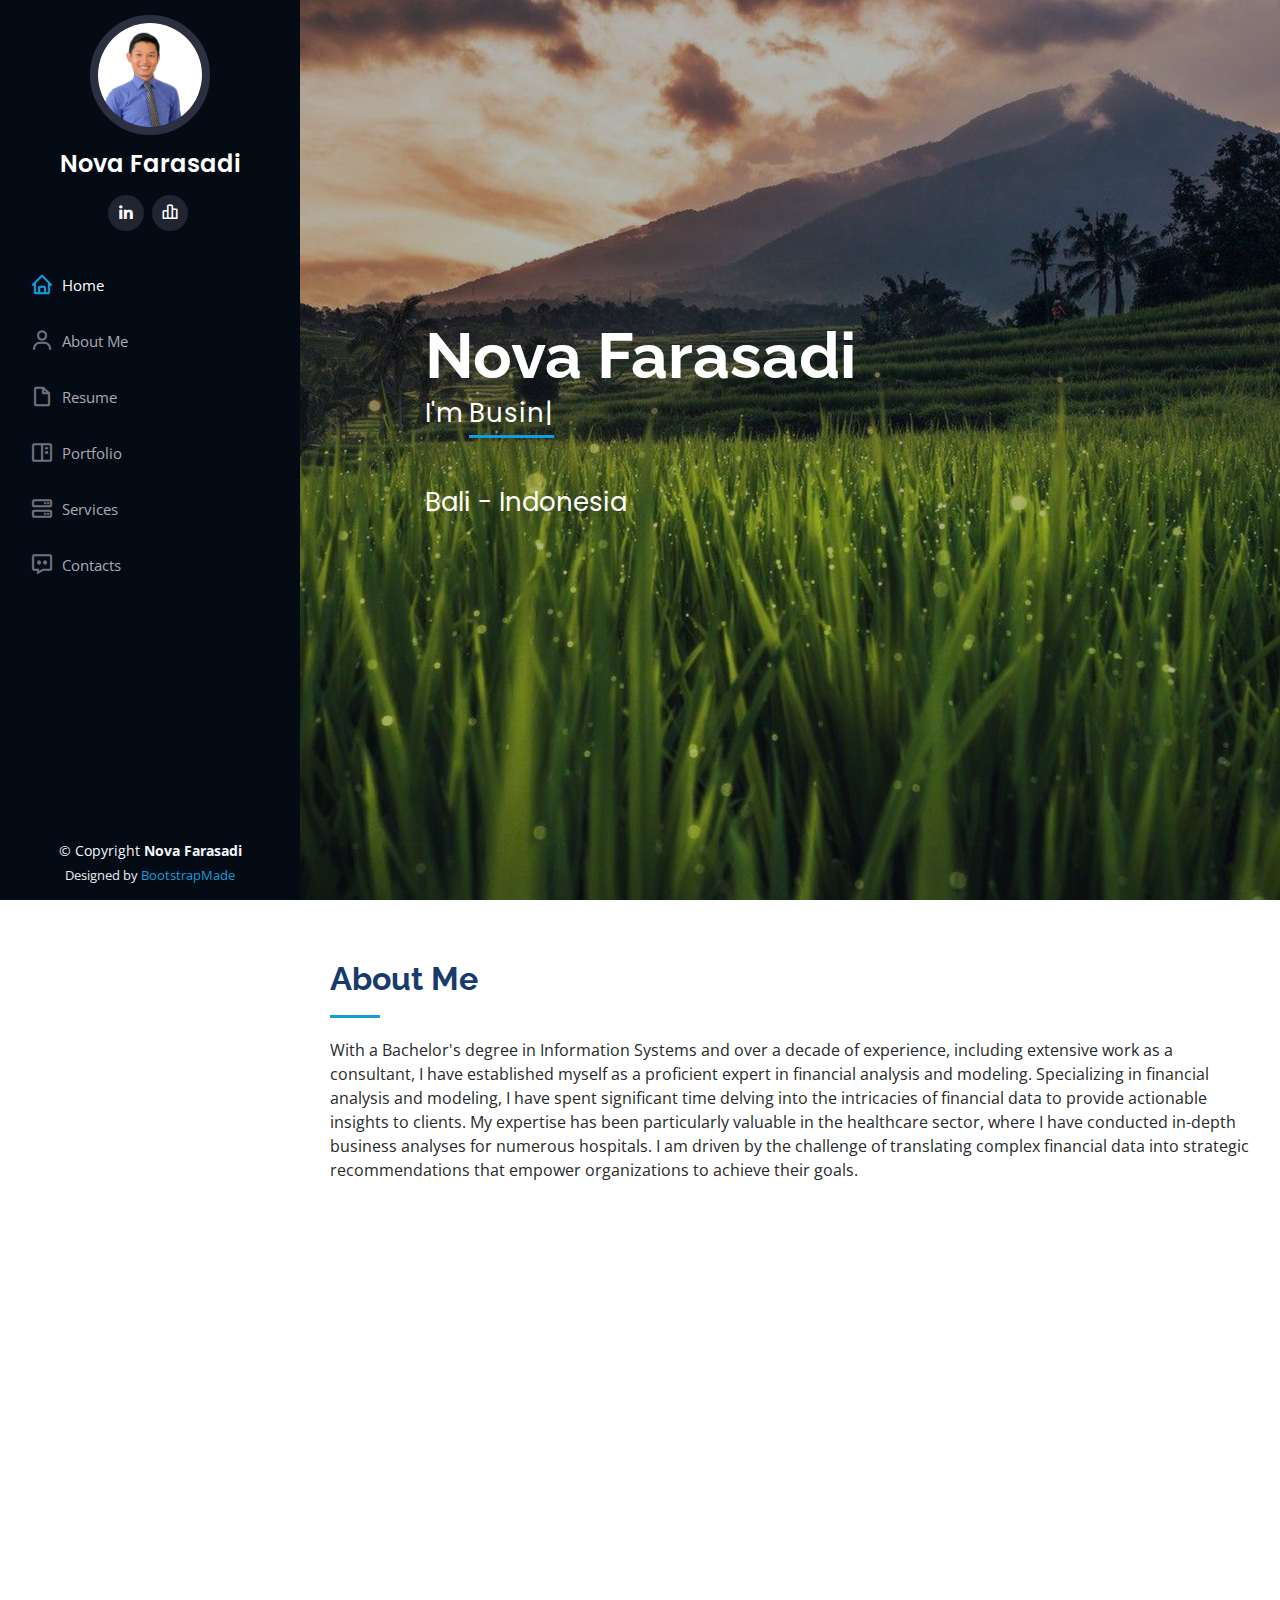
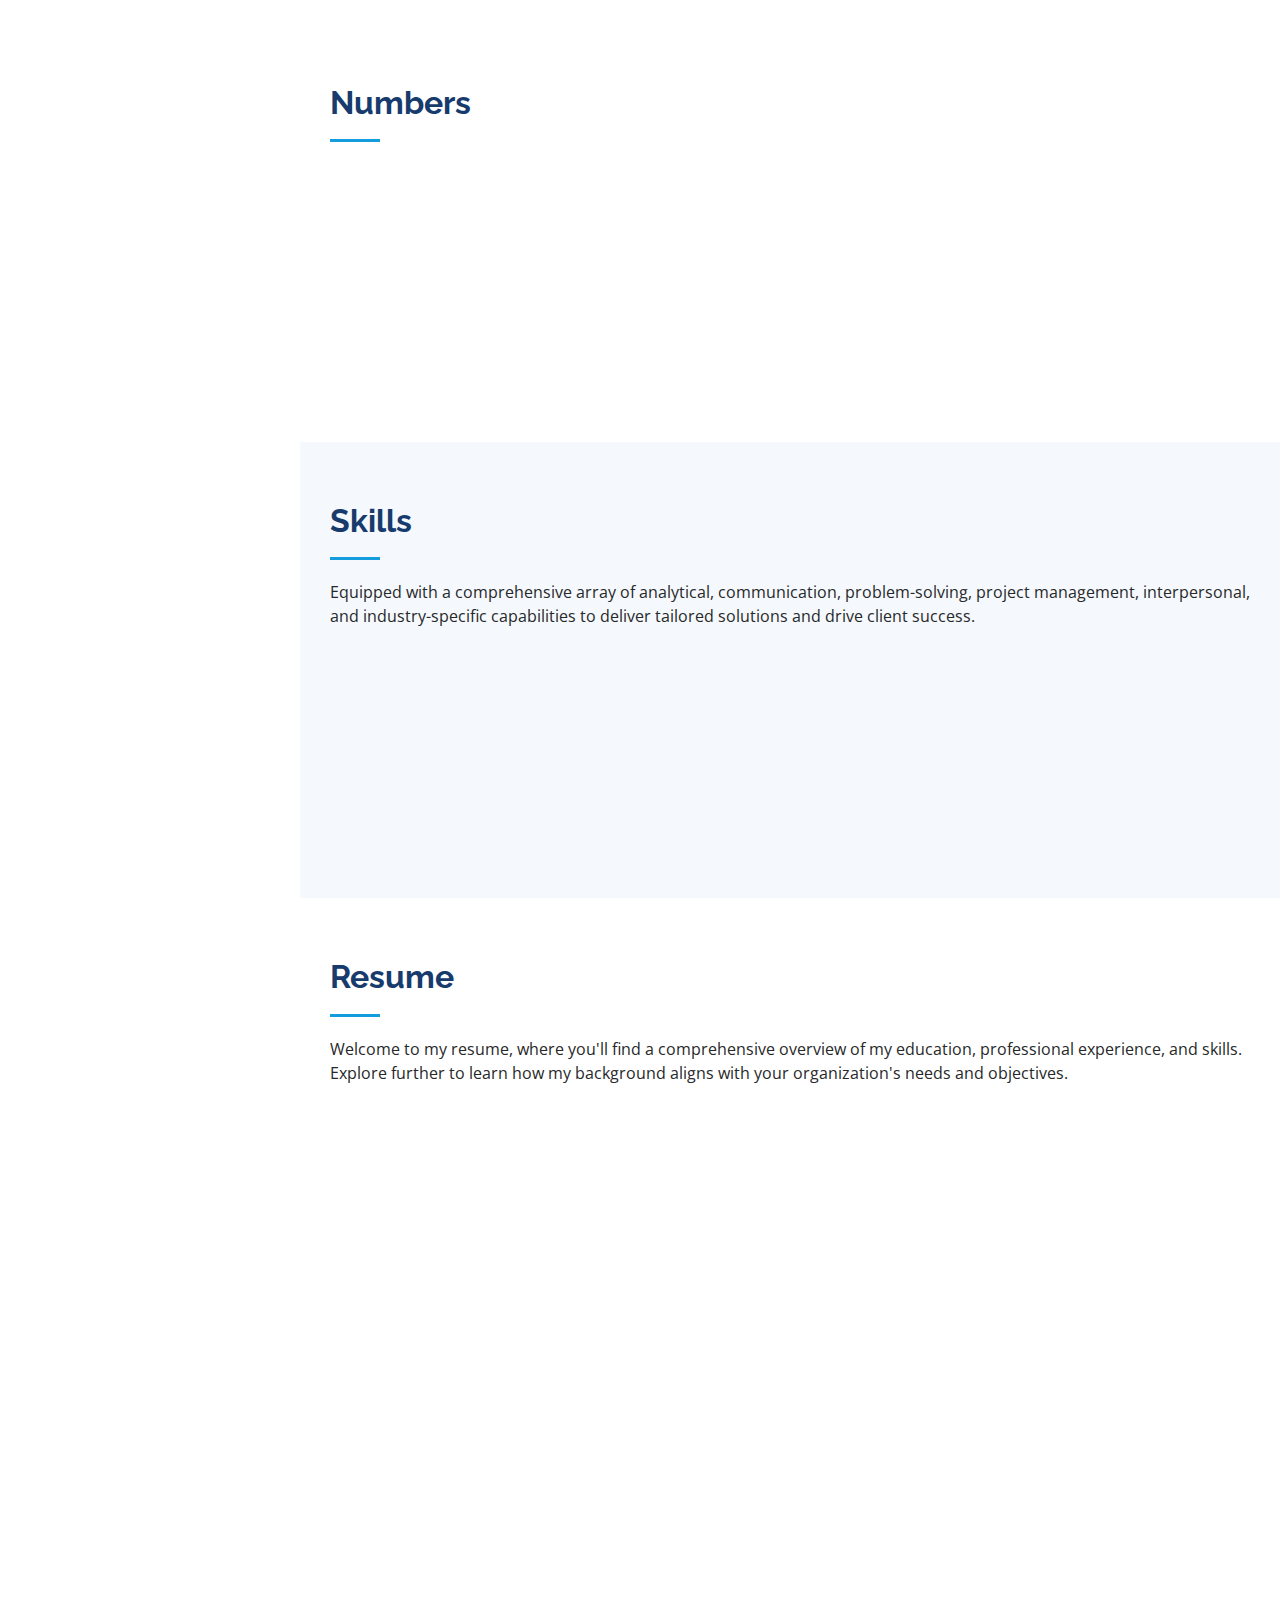
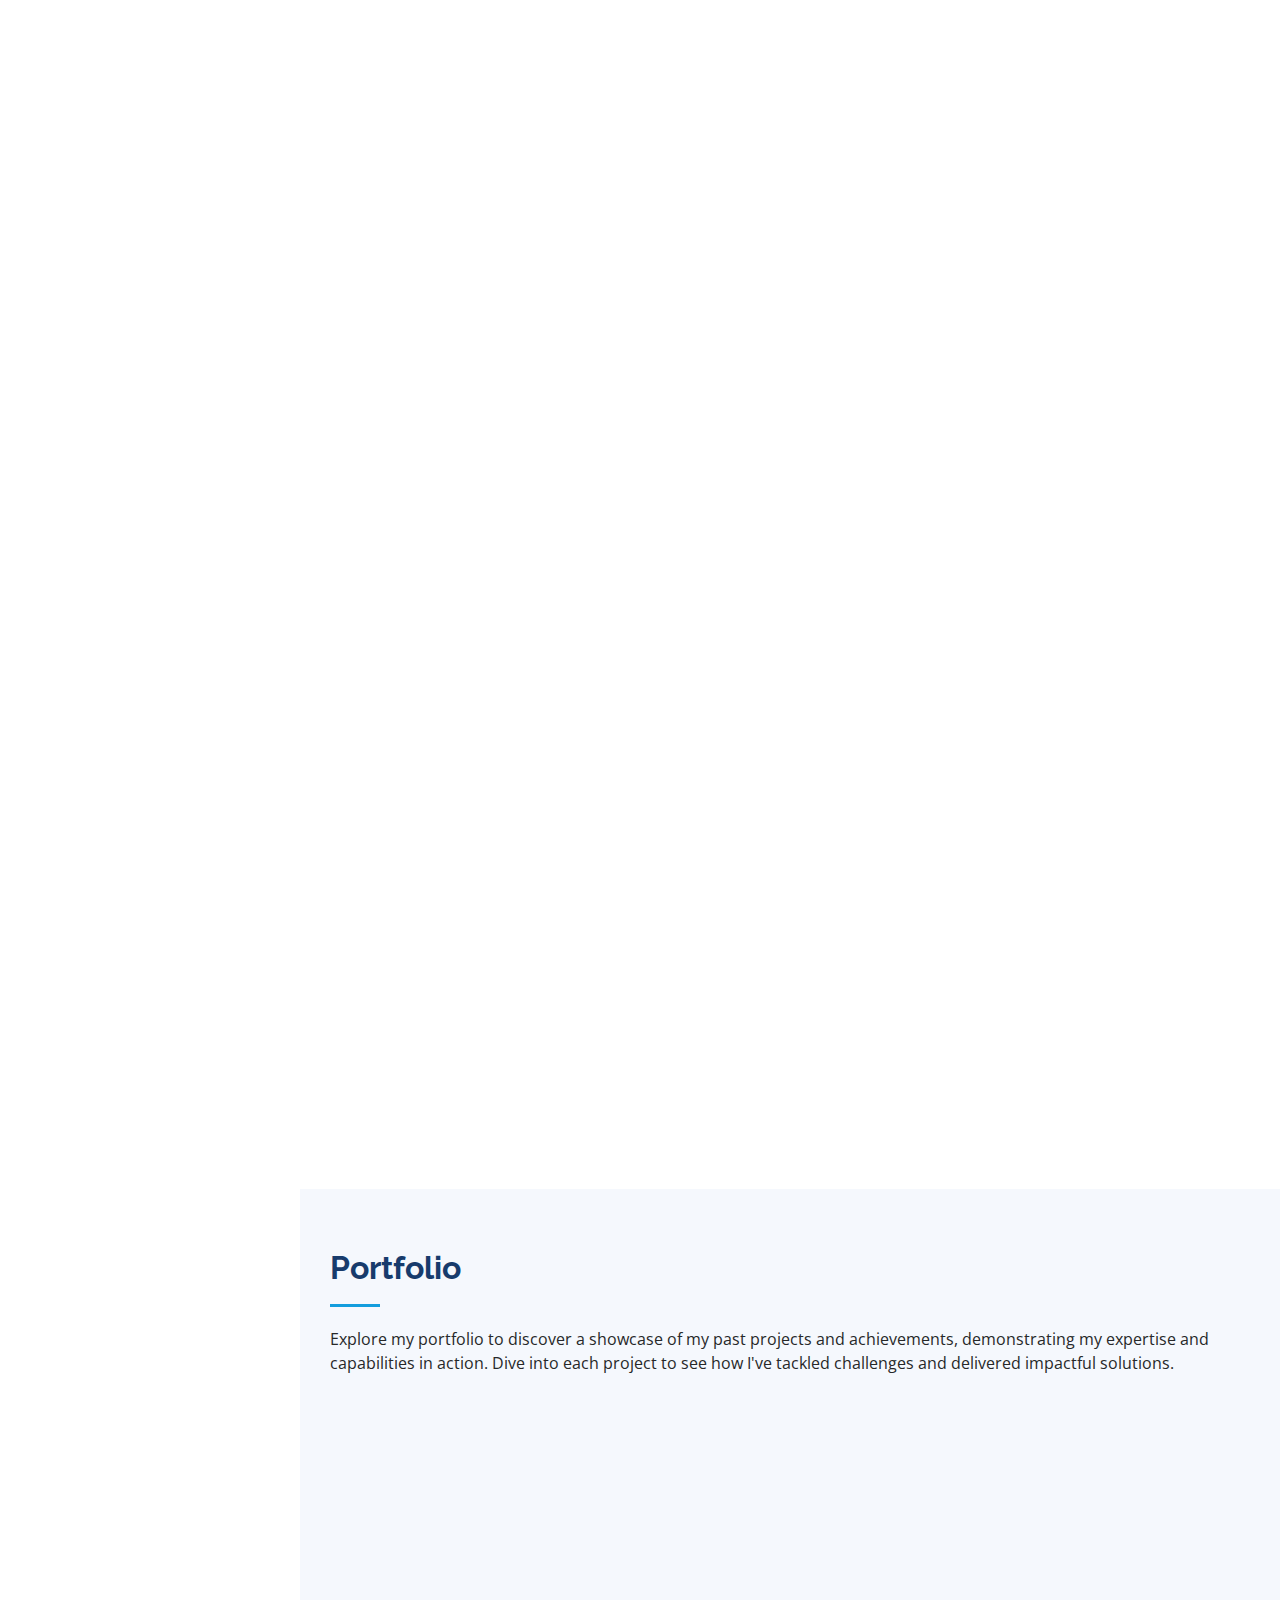
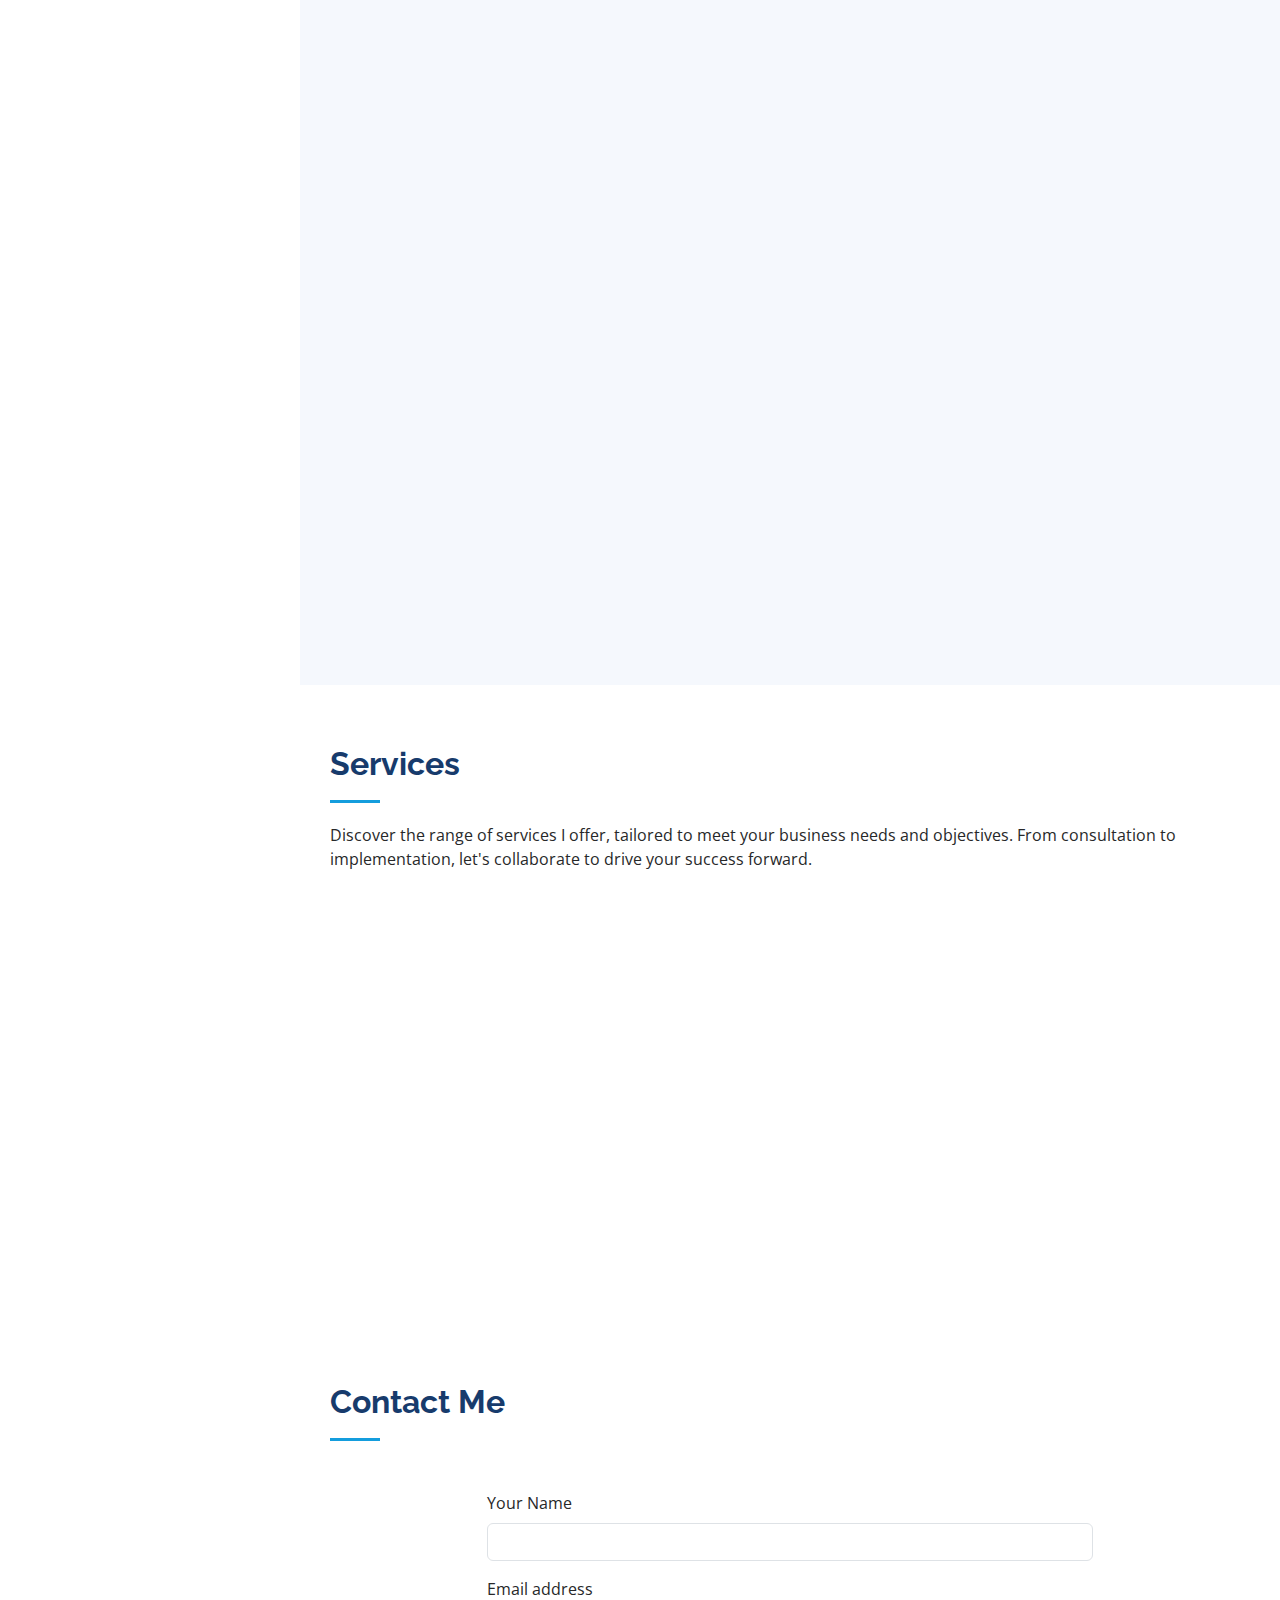
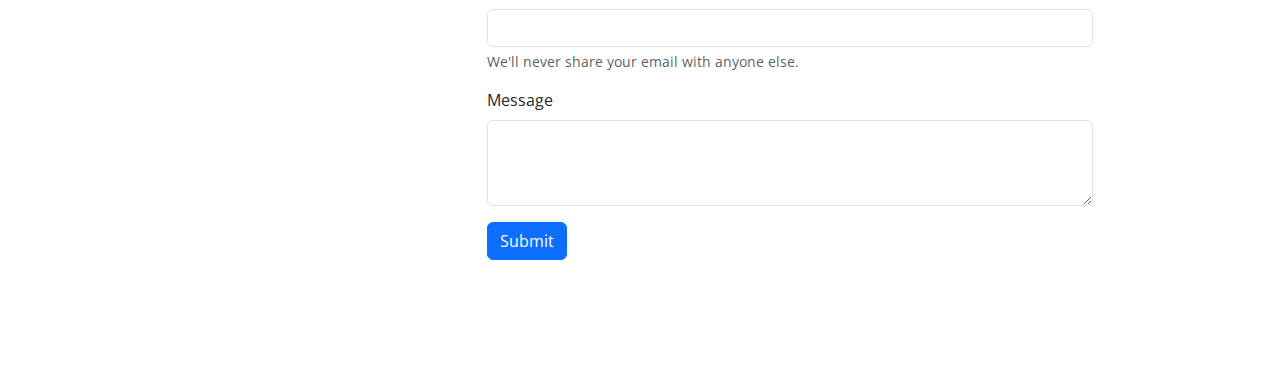
<file: index.html>
<!DOCTYPE html>
<html lang="en">
  <head>
    <meta charset="utf-8" />
    <meta content="width=device-width, initial-scale=1.0" name="viewport" />

    <title>Nova Farasadi</title>
    <meta content="" name="description" />
    <meta content="" name="keywords" />

    <!-- Favicons -->
    <link href="assets/img/1apple-touch-icon.png" rel="xicon" />
    <link href="assets/img/1apple-touch-icon.png" rel="apple-touch-icon" />

    <!-- Google Fonts -->
    <link href="https://fonts.googleapis.com/css?family=Open+Sans:300,300i,400,400i,600,600i,700,700i|Raleway:300,300i,400,400i,500,500i,600,600i,700,700i|Poppins:300,300i,400,400i,500,500i,600,600i,700,700i" rel="stylesheet" />

    <!-- Vendor CSS Files -->
    <link href="assets/vendor/aos/aos.css" rel="stylesheet" />
    <link href="assets/vendor/bootstrap/css/bootstrap.min.css" rel="stylesheet" />
    <link href="assets/vendor/bootstrap-icons/bootstrap-icons.css" rel="stylesheet" />
    <link href="assets/vendor/boxicons/css/boxicons.min.css" rel="stylesheet" />
    <link href="assets/vendor/glightbox/css/glightbox.min.css" rel="stylesheet" />
    <link href="assets/vendor/swiper/swiper-bundle.min.css" rel="stylesheet" />

    <!-- Template Main CSS File -->
    <link href="assets/css/style.css" rel="stylesheet" />

    <!-- =======================================================
  * Template Name: iPortfolio
  * Updated: Jan 29 2024 with Bootstrap v5.3.2
  * Template URL: https://bootstrapmade.com/iportfolio-bootstrap-portfolio-websites-template/
  * Author: BootstrapMade.com
  * License: https://bootstrapmade.com/license/
  ======================================================== -->
  </head>

  <body>
    <!-- ======= Mobile nav toggle button ======= -->
    <i class="bi bi-list mobile-nav-toggle d-xl-none"></i>

    <!-- ======= Header ======= -->
    <header id="header">
      <div class="d-flex flex-column">
        <div class="profile">
          <img src="assets/img/profile-img.jpg" alt="" class="img-fluid rounded-circle" />
          <h1 class="text-light"><a href="index.html">Nova Farasadi</a></h1>
          <div class="social-links mt-3 text-center">
            <!--<a href="https://facebook.com/novafarasadi" class="facebook"><i class="bx bxl-facebook"></i></a> -->
            <!-- <a href="#" class="instagram"><i class="bx bxl-instagram"></i></a> -->

            <a href="https://linkedin.com/in/novafarasadi" class="linkedin"><i class="bx bxl-linkedin" title="Visit my LinkedIn"></i></a>
            <a href="project_exp.html" class="project_exp"><i class="bx bx-bar-chart-alt-2" title="Project Experiences"></i></a>
          </div>
        </div>

        <nav id="navbar" class="nav-menu navbar">
          <ul>
            <li>
              <a href="#hero" class="nav-link scrollto active"><i class="bx bx-home"></i> <span>Home</span></a>
            </li>
            <li>
              <a href="#about" class="nav-link scrollto"><i class="bx bx-user"></i> <span>About Me</span></a>
            </li>
            <li>
              <a href="#resume" class="nav-link scrollto"><i class="bx bx-file-blank"></i> <span>Resume</span></a>
            </li>
            <li>
              <a href="#portfolio" class="nav-link scrollto"><i class="bx bx-book-content"></i> <span>Portfolio</span></a>
            </li>
            <li>
              <a href="#services" class="nav-link scrollto"><i class="bx bx-server"></i> <span>Services</span></a>
            </li>
            <!-- <li>
              <a href="project_exp.html" class="nav-link scrollto"><i class="bx bx-news"></i> <span>Projects</span></a>
            </li> -->
            <li>
              <a href="#contact" class="nav-link scrollto"><i class="bx bx-message-dots"></i> <span>Contacts</span></a>
            </li>
          </ul>
        </nav>
        <!-- .nav-menu -->
      </div>
    </header>
    <!-- End Header -->

    <!-- ======= Hero Section ======= -->
    <section id="hero" class="d-flex flex-column justify-content-center align-items-center">
      <div class="hero-container" data-aos="fade-in">
        <h1>Nova Farasadi</h1>
        <p>I'm <span class="typed" data-typed-items="Business Development Consultant, Project Manager"></span></p>
        <p>Bali - Indonesia</p>
      </div>
    </section>
    <!-- End Hero -->

    <main id="main">
      <!-- ======= About Section ======= -->
      <section id="about" class="about">
        <div class="container">
          <div class="section-title">
            <h2>About Me</h2>
            <p>
              With a Bachelor's degree in Information Systems and over a decade of experience, including extensive work as a consultant, I have established myself as a proficient expert in financial analysis and modeling. Specializing in
              financial analysis and modeling, I have spent significant time delving into the intricacies of financial data to provide actionable insights to clients. My expertise has been particularly valuable in the healthcare sector,
              where I have conducted in-depth business analyses for numerous hospitals. I am driven by the challenge of translating complex financial data into strategic recommendations that empower organizations to achieve their goals.
            </p>
          </div>

          <div class="row">
            <div class="col-lg-3" data-aos="fade-right">
              <img src="assets/img/profile-img.jpg" class="img-fluid" alt="" />
            </div>
            <div class="col-lg-9 pt-4 pt-lg-0 content" data-aos="fade-left">
              <h3>Business Development Consultant.</h3>
              <p class="fst-italic">
                As a Business Development Consultant for 8 years, I led strategic initiatives to expand market presence and fostered key client relationships, driving significant revenue growth and market expansion for the organization. My
                role involved identifying new business opportunities, negotiating contracts, and collaborating cross-functionally to deliver innovative solutions that meet client needs and objectives.
              </p>
              <div class="row">
                <div class="col-lg-6">
                  <ul>
                    <li><i class="bi bi-chevron-right"></i> <strong>Name:</strong> <span>I Putu Nova Farasadi, S. Kom</span></li>
                    <li><i class="bi bi-chevron-right"></i> <strong>Gender:</strong> <span>Male</span></li>
                    <li><i class="bi bi-chevron-right"></i> <strong>Nationality:</strong> <span>Indonesia</span></li>
                    <li><i class="bi bi-chevron-right"></i> <strong>City:</strong> <span>Denpasar, Bali</span></li>
                  </ul>
                </div>
                <div class="col-lg-6">
                  <ul>
                    <li><i class="bi bi-chevron-right"></i> <strong>Degree:</strong> <span>Bachelor of Computer</span></li>
                    <li><i class="bi bi-chevron-right"></i> <strong>Email:</strong> <span>nova.farasadi@gmail.com</span></li>
                    <li>
                      <i class="bi bi-chevron-right"></i> <strong>LinkedIn:</strong><a href="https://Linkedin.com/in/novafarasadi"> <span>Nova Farasadi</span></a>
                    </li>
                    <li><i class="bi bi-chevron-right"></i> <strong>Freelance:</strong> <span>Available</span></li>
                  </ul>
                </div>
              </div>
              <!--
              <p>
                Officiis eligendi itaque labore et dolorum mollitia officiis optio vero. Quisquam sunt adipisci omnis et ut. Nulla accusantium dolor incidunt officia tempore. Et eius omnis. Cupiditate ut dicta maxime officiis quidem quia.
                Sed et consectetur qui quia repellendus itaque neque. Aliquid amet quidem ut quaerat cupiditate. Ab et eum qui repellendus omnis culpa magni laudantium dolores.
              </p>
              -->
            </div>
          </div>
        </div>
      </section>
      <!-- End About Section -->

      <!-- ======= Facts Section ======= -->
      <section id="facts" class="facts">
        <div class="container">
          <div class="section-title">
            <h2>Numbers</h2>

            <!-- <p>
              Magnam dolores commodi suscipit. Necessitatibus eius consequatur ex aliquid fuga eum quidem. Sit sint consectetur velit. Quisquam quos quisquam cupiditate. Et nemo qui impedit suscipit alias ea. Quia fugiat sit in iste
              officiis commodi quidem hic quas.
            </p> -->
          </div>

          <div class="row no-gutters">
            <div class="col-lg-3 col-md-6 d-md-flex align-items-md-stretch" data-aos="fade-up">
              <div class="count-box">
                <i class="bi bi-emoji-smile"></i>
                <span data-purecounter-start="0" data-purecounter-end="8" data-purecounter-duration="1" class="purecounter"></span>
                <p><strong>Years of experiences</strong> in business & management consulting</p>
              </div>
            </div>

            <div class="col-lg-3 col-md-6 d-md-flex align-items-md-stretch" data-aos="fade-up" data-aos-delay="100">
              <div class="count-box">
                <i class="bi bi-journal-richtext"></i>
                <span data-purecounter-start="0" data-purecounter-end="35" data-purecounter-duration="1" class="purecounter"></span>
                <p><strong>Projects</strong> completed in various industries</p>
              </div>
            </div>

            <div class="col-lg-3 col-md-6 d-md-flex align-items-md-stretch" data-aos="fade-up" data-aos-delay="200">
              <div class="count-box">
                <i class="bi bi-people"></i>
                <span data-purecounter-start="0" data-purecounter-end="30" data-purecounter-duration="1" class="purecounter"></span>
                <p><strong>Valuable Clients</strong> and counting</p>
              </div>
            </div>

            <div class="col-lg-3 col-md-6 d-md-flex align-items-md-stretch" data-aos="fade-up" data-aos-delay="300">
              <div class="count-box">
                <i class="bi bi-headset"></i>
                <span data-purecounter-start="0" data-purecounter-end="2000" data-purecounter-duration="1" class="purecounter"></span>
                <p><strong>milion </strong> projects value</p>
              </div>
            </div>
          </div>
        </div>
      </section>
      <!-- End Facts Section -->

      <!-- ======= Skills Section ======= -->
      <section id="skills" class="skills section-bg">
        <div class="container">
          <div class="section-title">
            <h2>Skills</h2>
            <p>Equipped with a comprehensive array of analytical, communication, problem-solving, project management, interpersonal, and industry-specific capabilities to deliver tailored solutions and drive client success.</p>
          </div>

          <div class="row skills-content">
            <div class="col-lg-6" data-aos="fade-up">
              <div class="progress">
                <span class="skill">Communication <i class="val">85%</i></span>
                <div class="progress-bar-wrap">
                  <div class="progress-bar" role="progressbar" aria-valuenow="85" aria-valuemin="0" aria-valuemax="100"></div>
                </div>
              </div>

              <div class="progress">
                <span class="skill">Project Management <i class="val">90%</i></span>
                <div class="progress-bar-wrap">
                  <div class="progress-bar" role="progressbar" aria-valuenow="90" aria-valuemin="0" aria-valuemax="100"></div>
                </div>
              </div>

              <div class="progress">
                <span class="skill">Problem Solving <i class="val">75%</i></span>
                <div class="progress-bar-wrap">
                  <div class="progress-bar" role="progressbar" aria-valuenow="75" aria-valuemin="0" aria-valuemax="100"></div>
                </div>
              </div>
            </div>

            <div class="col-lg-6" data-aos="fade-up" data-aos-delay="100">
              <div class="progress">
                <span class="skill">Finance <i class="val">80%</i></span>
                <div class="progress-bar-wrap">
                  <div class="progress-bar" role="progressbar" aria-valuenow="80" aria-valuemin="0" aria-valuemax="100"></div>
                </div>
              </div>

              <div class="progress">
                <span class="skill">Analytical Thinking <i class="val">90%</i></span>
                <div class="progress-bar-wrap">
                  <div class="progress-bar" role="progressbar" aria-valuenow="90" aria-valuemin="0" aria-valuemax="100"></div>
                </div>
              </div>

              <div class="progress">
                <span class="skill">Documentation <i class="val">95%</i></span>
                <div class="progress-bar-wrap">
                  <div class="progress-bar" role="progressbar" aria-valuenow="95" aria-valuemin="0" aria-valuemax="100"></div>
                </div>
              </div>
            </div>
          </div>
        </div>
      </section>
      <!-- End Skills Section -->

      <!-- ======= Resume Section ======= -->
      <section id="resume" class="resume">
        <div class="container">
          <div class="section-title">
            <h2>Resume</h2>
            <p>Welcome to my resume, where you'll find a comprehensive overview of my education, professional experience, and skills. Explore further to learn how my background aligns with your organization's needs and objectives.</p>
          </div>

          <div class="row">
            <div class="col-lg-6" data-aos="fade-up">
              <!-- <h3 class="resume-title">Summary</h3>
              <div class="resume-item pb-0">
                <h4>Nova Farasadi</h4>
                <p><em>Innovative and deadline-driven Graphic Designer with 3+ years of experience designing and developing user-centered digital/print marketing material from initial concept to final, polished deliverable.</em></p>
                <ul>
                  <li>Denpasar, Bali, Indonesia</li>
                  <li>nova.farasadi@gmail.com</li>
                </ul>
              </div> -->
              <h3 class="resume-title">Professional Experience</h3>
              <div class="resume-item">
                <h4>Independent Consultant</h4>
                <h5>May 2024 - present</h5>
                <!-- <p><em>Sadhana Corporation, Bali, Indonesia </em></p> -->
                <ul>
                  <li>Develop tailored strategies for clients looking to enter new markets, including market analysis, competitor assessment, and entry tactics</li>
                  <li>Identify potential strategic partnerships and alliances for clients to expand their reach or access new resources.</li>
                  <li>Conduct in-depth market research to provide clients with insights into market trends, customer preferences, and competitor strategies</li>
                </ul>
              </div>

              <div class="resume-item">
                <h4>Business Development Consultant</h4>
                <h5>October 2017 - April 2024</h5>
                <p><em>Sadhana Corporation, Bali, Indonesia </em></p>
                <ul>
                  <li>Develop tailored strategies for clients looking to enter new markets, including market analysis, competitor assessment, and entry tactics</li>
                  <li>Identify potential strategic partnerships and alliances for clients to expand their reach or access new resources.</li>
                  <li>Conduct in-depth market research to provide clients with insights into market trends, customer preferences, and competitor strategies</li>
                  <li>Conduct feasibility studies to assess the viability and potential success of clients' business initiatives or expansion plans</li>
                </ul>
              </div>
              <div class="resume-item">
                <h4>Head of Business Advisory Division</h4>
                <h5>October 2017 - April 2024</h5>
                <p><em>Sadhana Corporation, Bali, Indonesia</em></p>
                <ul>
                  <li>Lead and motivate a team of advisors, providing guidance, mentoring, and ensuring high-quality service delivery.</li>
                  <li>Managed multiple projects or tasks at a given time while under pressure.</li>
                  <li>Identify opportunities for business expansion, market penetration, and new client acquisition, leading initiatives to secure new projects.</li>
                  <li>Cultivate and maintain strong relationships with clients, understanding their needs, and providing tailored advisory services.</li>
                </ul>
              </div>
              <div class="resume-item">
                <h4>Project Manager</h4>
                <h5>October 2017 - December 2023</h5>
                <p><em>Sadhana Corporation, Bali, Indonesia</em></p>
                <ul>
                  <li>Leading multifaceted consulting projects.</li>
                  <li>Focus on delivering value.</li>
                  <li>Orchestrate cross-functional teams.</li>
                  <li>Leverage my expertise to navigate complex challenges and deliver impactful solutions</li>
                </ul>
              </div>
            </div>
            <div class="col-lg-6" data-aos="fade-up" data-aos-delay="100">
              <h3 class="resume-title">Education</h3>
              <div class="resume-item">
                <h4>Bachelor of Information System</h4>
                <h5>2005 - 2009</h5>
                <p><em>Universitas Dinamika (former STIKOM Surabaya), Surabaya, ID</em></p>
                <p>Bachelor of Information Systems at STIKOM Surabaya, 2005-2009. Focus on understanding business processes, information systems, statistics, and data analytics.</p>
              </div>
              <div class="resume-item">
                <h4>ICT Project Manager</h4>
                <h5>2017</h5>
                <p><em>Indonesian Professional Certification Authority</em></p>
                <p>Information and Communication Technology (ICT) Project Management Certification.</p>
              </div>
            </div>
          </div>
        </div>
      </section>
      <!-- End Resume Section -->

      <!-- ======= Portfolio Section ======= -->
      <section id="portfolio" class="portfolio section-bg">
        <div class="container">
          <div class="section-title">
            <h2>Portfolio</h2>
            <p>
              Explore my portfolio to discover a showcase of my past projects and achievements, demonstrating my expertise and capabilities in action. Dive into each project to see how I've tackled challenges and delivered impactful
              solutions.
            </p>
          </div>

          <div class="row" data-aos="fade-up">
            <div class="col-lg-12 d-flex justify-content-center">
              <ul id="portfolio-flters">
                <li data-filter="*" class="filter-active">All</li>
                <li data-filter=".filter-app">Healthcare</li>
                <li data-filter=".filter-card">Property</li>
                <li data-filter=".filter-web">General</li>
              </ul>
            </div>
          </div>

          <div class="row portfolio-container" data-aos="fade-up" data-aos-delay="100">
            <div class="col-lg-4 col-md-6 portfolio-item filter-card">
              <div class="portfolio-wrap">
                <img src="assets/img/portfolio/portfoli-1.jpg" class="img-fluid" alt="" />
                <div class="portfolio-links">
                  <a href="assets/img/portfolio/portfoli-1.jpg" data-gallery="portfolioGallery" class="portfolio-lightbox" title="Persiapan hebat untuk investasi property dan pariwisata di Bali! 📊💼"><i class="bx bx-plus"></i></a>
                  <!-- <a href="portfolio-details.html" title="More Details"><i class="bx bx-link"></i></a> -->
                </div>
              </div>
            </div>

            <div class="col-lg-4 col-md-6 portfolio-item filter-app">
              <div class="portfolio-wrap">
                <img src="assets/img/portfolio/portfolio-2.jpg" class="img-fluid" alt="" />
                <div class="portfolio-links">
                  <a href="assets/img/portfolio/portfolio-2.jpg" data-gallery="portfolioGallery" class="portfolio-lightbox" title="Project Site Visit Hospital Feasibility Study at Cendana Premier Hospital - Ubud"
                    ><i class="bx bx-plus"></i
                  ></a>
                  <!-- <a href="portfolio-details.html" title="More Details"><i class="bx bx-link"></i></a> -->
                </div>
              </div>
            </div>

            <div class="col-lg-4 col-md-6 portfolio-item filter-app">
              <div class="portfolio-wrap">
                <img src="assets/img/portfolio/portfolio-3.jpg" class="img-fluid" alt="" />
                <div class="portfolio-links">
                  <a href="assets/img/portfolio/portfolio-3.jpg" data-gallery="portfolioGallery" class="portfolio-lightbox" title="Sharing and consultation with PT Sanata System."><i class="bx bx-plus"></i></a>
                  <!-- <a href="portfolio-details.html" title="More Details"><i class="bx bx-link"></i></a> -->
                </div>
              </div>
            </div>

            <div class="col-lg-4 col-md-6 portfolio-item filter-web">
              <div class="portfolio-wrap">
                <img src="assets/img/portfolio/portfolio-4.jpg" class="img-fluid" alt="" />
                <div class="portfolio-links">
                  <a href="assets/img/portfolio/portfolio-4.jpg" data-gallery="portfolioGallery" class="portfolio-lightbox" title="Commit as a business partner, assisting MedicAssist to establish company in Indonesia"
                    ><i class="bx bx-plus"></i
                  ></a>
                  <!-- <a href="portfolio-details.html" title="More Details"><i class="bx bx-link"></i></a> -->
                </div>
              </div>
            </div>

            <div class="col-lg-4 col-md-6 portfolio-item filter-app">
              <div class="portfolio-wrap">
                <img src="assets/img/portfolio/portfolio-5.jpg" class="img-fluid" alt="" />
                <div class="portfolio-links">
                  <a href="assets/img/portfolio/portfolio-5.jpg" data-gallery="portfolioGallery" class="portfolio-lightbox" title="Brainstorming and discussion with Cendana Premier Hospital top management"><i class="bx bx-plus"></i></a>
                  <!-- <a href="portfolio-details.html" title="More Details"><i class="bx bx-link"></i></a> -->
                </div>
              </div>
            </div>

            <div class="col-lg-4 col-md-6 portfolio-item filter-card">
              <div class="portfolio-wrap">
                <img src="assets/img/portfolio/portfolio-6.jpg" class="img-fluid" alt="" />
                <div class="portfolio-links">
                  <a href="assets/img/portfolio/portfolio-6.jpg" data-gallery="portfolioGallery" class="portfolio-lightbox" title="Challenges every details. Supporting Pusat Kebudayaan Bali in project preparation."
                    ><i class="bx bx-plus"></i
                  ></a>
                  <!-- <a href="portfolio-details.html" title="More Details"><i class="bx bx-link"></i></a> -->
                </div>
              </div>
            </div>

            <div class="col-lg-4 col-md-6 portfolio-item filter-card">
              <div class="portfolio-wrap">
                <img src="assets/img/portfolio/portfolio-7.jpg" class="img-fluid" alt="" />
                <div class="portfolio-links">
                  <a href="assets/img/portfolio/portfolio-7.jpg" data-gallery="portfolioGallery" class="portfolio-lightbox" title="Sharing insight and property business prospect in Bali"><i class="bx bx-plus"></i></a>
                  <!-- <a href="portfolio-details.html" title="More Details"><i class="bx bx-link"></i></a> -->
                </div>
              </div>
            </div>

            <div class="col-lg-4 col-md-6 portfolio-item filter-web">
              <div class="portfolio-wrap">
                <img src="assets/img/portfolio/portfolio-8.jpg" class="img-fluid" alt="" />
                <div class="portfolio-links">
                  <a href="assets/img/portfolio/portfolio-8.jpg" data-gallery="portfolioGallery" class="portfolio-lightbox" title="ICT Project Manager Certification"><i class="bx bx-plus"></i></a>
                  <!-- <a href="portfolio-details.html" title="More Details"><i class="bx bx-link"></i></a> -->
                </div>
              </div>
            </div>

            <div class="col-lg-4 col-md-6 portfolio-item filter-web">
              <div class="portfolio-wrap">
                <img src="assets/img/portfolio/portfolio-9.jpg" class="img-fluid" alt="" />
                <div class="portfolio-links">
                  <a
                    href="assets/img/portfolio/portfolio-9.jpg"
                    data-gallery="portfolioGallery"
                    class="portfolio-lightbox"
                    title="Support Perumda Dharma Shantika Tabanan's top management in design and establish business strategy and business plan."
                    ><i class="bx bx-plus"></i
                  ></a>
                  <!-- <a href="portfolio-details.html" title="More Details"><i class="bx bx-link"></i></a> -->
                </div>
              </div>
            </div>
          </div>
        </div>
      </section>
      <!-- End Portfolio Section -->

      <!-- ======= Services Section ======= -->
      <section id="services" class="services">
        <div class="container">
          <div class="section-title">
            <h2>Services</h2>
            <p>Discover the range of services I offer, tailored to meet your business needs and objectives. From consultation to implementation, let's collaborate to drive your success forward.</p>
          </div>

          <div class="row">
            <div class="col-lg-4 col-md-6 icon-box" data-aos="fade-up">
              <div class="icon"><i class="bi bi-briefcase"></i></div>
              <h4 class="title"><a href="">Company Setup</a></h4>
              <p class="description">Assisting in the formation of companies, from registration to organizational structuring</p>
            </div>
            <div class="col-lg-4 col-md-6 icon-box" data-aos="fade-up" data-aos-delay="100">
              <div class="icon"><i class="bi bi-card-checklist"></i></div>
              <h4 class="title"><a href="">Financial Modelling</a></h4>
              <p class="description">Creating accurate financial models to support strategic decision-making</p>
            </div>
            <div class="col-lg-4 col-md-6 icon-box" data-aos="fade-up" data-aos-delay="200">
              <div class="icon"><i class="bi bi-bar-chart"></i></div>
              <h4 class="title"><a href="">Business Planning</a></h4>
              <p class="description">Developing comprehensive business plans to achieve long-term goals and sustainable growth</p>
            </div>
            <div class="col-lg-4 col-md-6 icon-box" data-aos="fade-up" data-aos-delay="300">
              <div class="icon"><i class="bi bi-binoculars"></i></div>
              <h4 class="title"><a href="">Feasibility Studies</a></h4>
              <p class="description">Investigating project feasibility through in-depth analysis, aiding in informed investment decisions</p>
            </div>
            <div class="col-lg-4 col-md-6 icon-box" data-aos="fade-up" data-aos-delay="400">
              <div class="icon"><i class="bi bi-brightness-high"></i></div>
              <h4 class="title"><a href="">Administrative Services</a></h4>
              <p class="description">Streamlining administrative processes to enhance operational efficiency and organizational effectiveness</p>
            </div>
            <div class="col-lg-4 col-md-6 icon-box" data-aos="fade-up" data-aos-delay="500">
              <div class="icon"><i class="bi bi-calendar4-week"></i></div>
              <h4 class="title"><a href="">Business Development</a></h4>
              <p class="description">Implementing strategies to foster growth, expand market presence, and drive sustainable business expansion</p>
            </div>
          </div>
        </div>
      </section>
      <!-- End Services Section -->

      <!-- ======= Contact Section =========-->

      <section id="contact" class="contact">
        <div class="container">
          <div class="section-title">
            <h2>Contact Me</h2>
          </div>
        </div>

        <div class="container">
          <div class="row justify-content-center">
            <div class="col-md-8">
              <div class="alert alert-success alert-dismissible fade show d-none my-alert" role="alert">
                <strong>You are Awesome!</strong> Thank you for your message.
                <button type="button" class="btn-close" data-bs-dismiss="alert" aria-label="Close"></button>
              </div>

              <form name="nfs-contact-form">
                <div class="mb-3">
                  <label for="name" class="form-label">Your Name</label>
                  <input type="text" class="form-control" id="name" aria-describedby="name" name="nama" required />
                  <div class="valid-feedback">Looks good!</div>
                </div>
                <div class="mb-3">
                  <label for="email" class="form-label">Email address</label>
                  <input type="email" class="form-control" id="email" aria-describedby="email" name="email" required />
                  <div id="emailHelp" class="form-text">We'll never share your email with anyone else.</div>
                </div>
                <div class="mb-3">
                  <label for="message" class="form-label">Message</label>
                  <textarea class="form-control" id="message" rows="3" name="pesan" required></textarea>
                </div>
                <button type="submit" class="btn btn-primary btn-kirim">Submit</button>

                <button class="btn btn-primary btn-loading d-none" type="button" disabled>
                  <span class="spinner-border spinner-border-sm" aria-hidden="true"></span>
                  <span role="status">Loading...</span>
                </button>
              </form>
            </div>
          </div>
        </div>
      </section>

      <!-- ======= End Contact Section =======-->

      <!-- ======= Testimonials Section ======= -->
      <!-- <section id="testimonials" class="testimonials section-bg">
        <div class="container">
          <div class="section-title">
            <h2>Testimonials</h2>
            <p>Explore what my clients have to say about their experiences working with me. Read testimonials that highlight the value I bring to projects and how I've helped businesses achieve their goals.</p>
          </div> -->

      <!-- <div class="testimonials-slider swiper" data-aos="fade-up" data-aos-delay="100">
            <div class="swiper-wrapper">
              <div class="swiper-slide">
                <div class="testimonial-item" data-aos="fade-up">
                  <p>
                    <i class="bx bxs-quote-alt-left quote-icon-left"></i>
                    Proin iaculis purus consequat sem cure digni ssim donec porttitora entum suscipit rhoncus. Accusantium quam, ultricies eget id, aliquam eget nibh et. Maecen aliquam, risus at semper.
                    <i class="bx bxs-quote-alt-right quote-icon-right"></i>
                  </p>
                  <img src="assets/img/testimonials/testimonials-1.jpg" class="testimonial-img" alt="" />
                  <h3>Saul Goodman</h3>
                  <h4>Ceo &amp; Founder</h4>
                </div>
              </div> -->
      <!-- End testimonial item -->

      <!-- <div class="swiper-slide">
                <div class="testimonial-item" data-aos="fade-up" data-aos-delay="100">
                  <p>
                    <i class="bx bxs-quote-alt-left quote-icon-left"></i>
                    Export tempor illum tamen malis malis eram quae irure esse labore quem cillum quid cillum eram malis quorum velit fore eram velit sunt aliqua noster fugiat irure amet legam anim culpa.
                    <i class="bx bxs-quote-alt-right quote-icon-right"></i>
                  </p>
                  <img src="assets/img/testimonials/testimonials-2.jpg" class="testimonial-img" alt="" />
                  <h3>Sara Wilsson</h3>
                  <h4>Designer</h4>
                </div>
              </div> -->
      <!-- End testimonial item -->

      <!-- <div class="swiper-slide">
                <div class="testimonial-item" data-aos="fade-up" data-aos-delay="200">
                  <p>
                    <i class="bx bxs-quote-alt-left quote-icon-left"></i>
                    Enim nisi quem export duis labore cillum quae magna enim sint quorum nulla quem veniam duis minim tempor labore quem eram duis noster aute amet eram fore quis sint minim.
                    <i class="bx bxs-quote-alt-right quote-icon-right"></i>
                  </p>
                  <img src="assets/img/testimonials/testimonials-3.jpg" class="testimonial-img" alt="" />
                  <h3>Jena Karlis</h3>
                  <h4>Store Owner</h4>
                </div>
              </div> -->
      <!-- End testimonial item -->

      <!-- <div class="swiper-slide">
                <div class="testimonial-item" data-aos="fade-up" data-aos-delay="300">
                  <p>
                    <i class="bx bxs-quote-alt-left quote-icon-left"></i>
                    Fugiat enim eram quae cillum dolore dolor amet nulla culpa multos export minim fugiat minim velit minim dolor enim duis veniam ipsum anim magna sunt elit fore quem dolore labore illum veniam.
                    <i class="bx bxs-quote-alt-right quote-icon-right"></i>
                  </p>
                  <img src="assets/img/testimonials/testimonials-4.jpg" class="testimonial-img" alt="" />
                  <h3>Matt Brandon</h3>
                  <h4>Freelancer</h4>
                </div>
              </div> -->
      <!-- End testimonial item -->

      <!-- <div class="swiper-slide">
                <div class="testimonial-item" data-aos="fade-up" data-aos-delay="400">
                  <p>
                    <i class="bx bxs-quote-alt-left quote-icon-left"></i>
                    Quis quorum aliqua sint quem legam fore sunt eram irure aliqua veniam tempor noster veniam enim culpa labore duis sunt culpa nulla illum cillum fugiat legam esse veniam culpa fore nisi cillum quid.
                    <i class="bx bxs-quote-alt-right quote-icon-right"></i>
                  </p>
                  <img src="assets/img/testimonials/testimonials-5.jpg" class="testimonial-img" alt="" />
                  <h3>John Larson</h3>
                  <h4>Entrepreneur</h4>
                </div>
              </div> -->
      <!-- End testimonial item -->
      <!-- </div>
            <div class="swiper-pagination"></div>
          </div>
        </div>
      </section> -->
      <!-- End Testimonials Section -->
    </main>
    <!-- End #main -->

    <!-- ======= Footer ======= -->
    <footer id="footer" class="contact">
      <div class="container">
        <div class="copyright">
          &copy; Copyright <strong><span>Nova Farasadi</span></strong>
        </div>
        <div class="credits">
          <!-- All the links in the footer should remain intact. -->
          <!-- You can delete the links only if you purchased the pro version. -->
          <!-- Licensing information: https://bootstrapmade.com/license/ -->
          <!-- Purchase the pro version with working PHP/AJAX contact form: https://bootstrapmade.com/iportfolio-bootstrap-portfolio-websites-template/ -->
          Designed by <a href="https://bootstrapmade.com/">BootstrapMade</a>
        </div>
      </div>
    </footer>
    <!-- End  Footer -->

    <a href="#" class="back-to-top d-flex align-items-center justify-content-center"><i class="bi bi-arrow-up-short"></i></a>

    <!-- Vendor JS Files -->
    <script src="assets/vendor/purecounter/purecounter_vanilla.js"></script>
    <script src="assets/vendor/aos/aos.js"></script>
    <script src="assets/vendor/bootstrap/js/bootstrap.bundle.min.js"></script>
    <script src="assets/vendor/glightbox/js/glightbox.min.js"></script>
    <script src="assets/vendor/isotope-layout/isotope.pkgd.min.js"></script>
    <script src="assets/vendor/swiper/swiper-bundle.min.js"></script>
    <script src="assets/vendor/typed.js/typed.umd.js"></script>
    <script src="assets/vendor/waypoints/noframework.waypoints.js"></script>
    <script src="assets/vendor/php-email-form/validate.js"></script>

    <!-- Template Main JS File -->
    <script src="assets/js/main.js"></script>

    <script>
      const scriptURL = "https://script.google.com/macros/s/AKfycbxVgIkgKc7haTpcvMsSetRig1-ipwWNMlyRYjR1TCnXnTuT3LchEfv3Fch7FVogThC9Qw/exec";
      const form = document.forms["nfs-contact-form"];

      const btnKirim = document.querySelector(".btn-kirim");
      const btnLoading = document.querySelector(".btn-loading");
      const myAlert = document.querySelector(".my-alert");

      form.addEventListener("submit", (e) => {
        e.preventDefault();
        //ketika tombol submit diklik
        //tampilkan tombol loading, hilangkan tombol kirim
        btnLoading.classList.toggle("d-none");
        btnKirim.classList.toggle("d-none");

        fetch(scriptURL, { method: "POST", body: new FormData(form) })
          .then((response) => {
            //tampilkan tombol kirim, hilangkan tombol loading
            btnLoading.classList.toggle("d-none");
            btnKirim.classList.toggle("d-none");
            //tampilkan alert
            myAlert.classList.toggle("d-none");
            //resert form
            form.reset();
            console.log("Success!", response);
          })

          .catch((error) => console.error("Error!", error.message));
      });
    </script>
  </body>
</html>
</file>
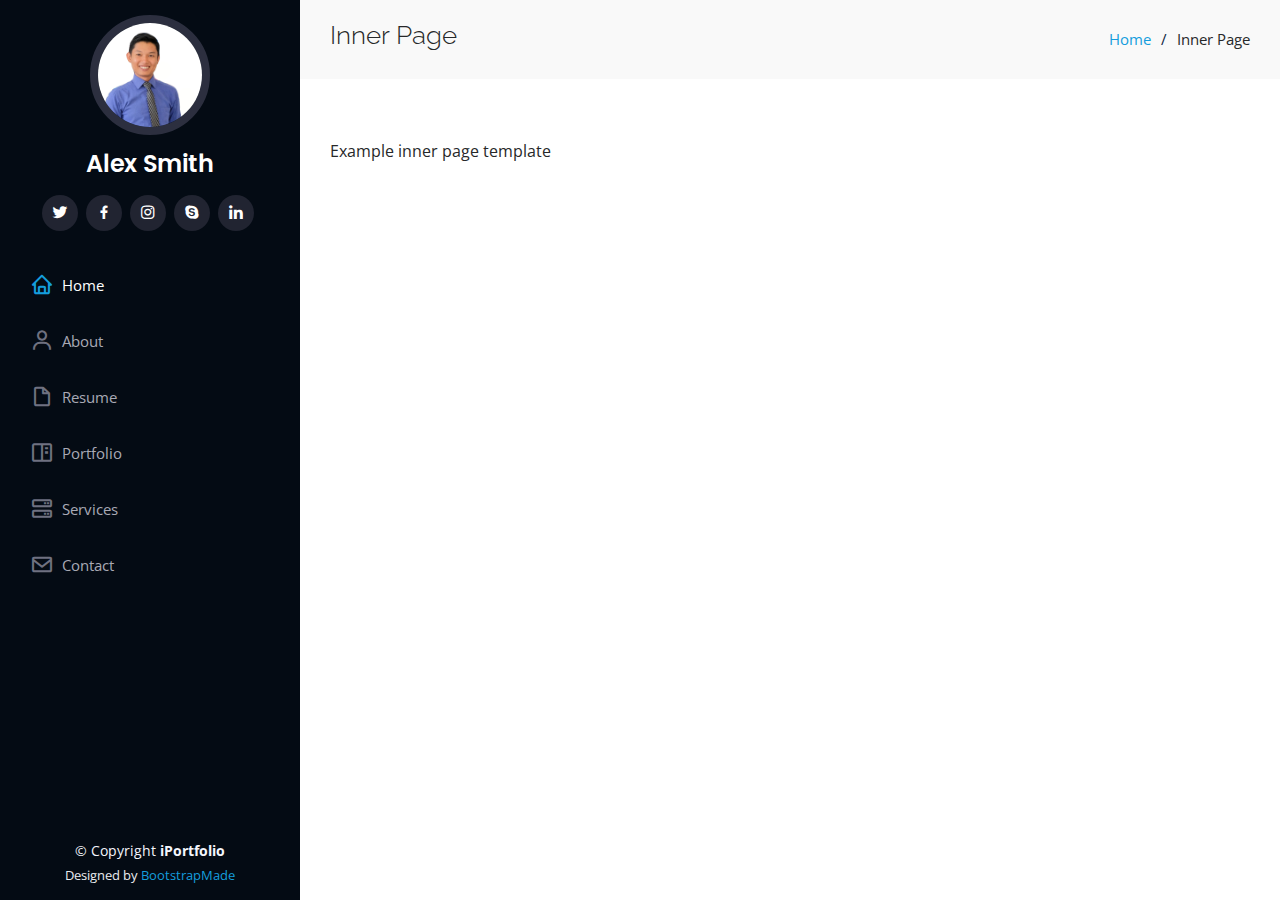
<file: inner-page.html>
<!DOCTYPE html>
<html lang="en">
  <head>
    <meta charset="utf-8" />
    <meta content="width=device-width, initial-scale=1.0" name="viewport" />

    <title>Inner Page - iPortfolio Bootstrap Template</title>
    <meta content="" name="description" />
    <meta content="" name="keywords" />

    <!-- Favicons -->
    <link href="assets/img/favicon.png" rel="icon" />
    <link href="assets/img/apple-touch-icon.png" rel="apple-touch-icon" />

    <!-- Google Fonts -->
    <link href="https://fonts.googleapis.com/css?family=Open+Sans:300,300i,400,400i,600,600i,700,700i|Raleway:300,300i,400,400i,500,500i,600,600i,700,700i|Poppins:300,300i,400,400i,500,500i,600,600i,700,700i" rel="stylesheet" />

    <!-- Vendor CSS Files -->
    <link href="assets/vendor/aos/aos.css" rel="stylesheet" />
    <link href="assets/vendor/bootstrap/css/bootstrap.min.css" rel="stylesheet" />
    <link href="assets/vendor/bootstrap-icons/bootstrap-icons.css" rel="stylesheet" />
    <link href="assets/vendor/boxicons/css/boxicons.min.css" rel="stylesheet" />
    <link href="assets/vendor/glightbox/css/glightbox.min.css" rel="stylesheet" />
    <link href="assets/vendor/swiper/swiper-bundle.min.css" rel="stylesheet" />

    <!-- Template Main CSS File -->
    <link href="assets/css/style.css" rel="stylesheet" />

    <!-- =======================================================
  * Template Name: iPortfolio
  * Updated: Jan 29 2024 with Bootstrap v5.3.2
  * Template URL: https://bootstrapmade.com/iportfolio-bootstrap-portfolio-websites-template/
  * Author: BootstrapMade.com
  * License: https://bootstrapmade.com/license/
  ======================================================== -->
  </head>

  <body>
    <!-- ======= Mobile nav toggle button ======= -->
    <i class="bi bi-list mobile-nav-toggle d-xl-none"></i>

    <!-- ======= Header ======= -->
    <header id="header">
      <div class="d-flex flex-column">
        <div class="profile">
          <img src="assets/img/profile-img.jpg" alt="" class="img-fluid rounded-circle" />
          <h1 class="text-light"><a href="index.html">Alex Smith</a></h1>
          <div class="social-links mt-3 text-center">
            <a href="#" class="twitter"><i class="bx bxl-twitter"></i></a>
            <a href="#" class="facebook"><i class="bx bxl-facebook"></i></a>
            <a href="#" class="instagram"><i class="bx bxl-instagram"></i></a>
            <a href="#" class="google-plus"><i class="bx bxl-skype"></i></a>
            <a href="#" class="linkedin"><i class="bx bxl-linkedin"></i></a>
          </div>
        </div>

        <nav id="navbar" class="nav-menu navbar">
          <ul>
            <li>
              <a href="#hero" class="nav-link scrollto active"><i class="bx bx-home"></i> <span>Home</span></a>
            </li>
            <li>
              <a href="#about" class="nav-link scrollto"><i class="bx bx-user"></i> <span>About</span></a>
            </li>
            <li>
              <a href="#resume" class="nav-link scrollto"><i class="bx bx-file-blank"></i> <span>Resume</span></a>
            </li>
            <li>
              <a href="#portfolio" class="nav-link scrollto"><i class="bx bx-book-content"></i> <span>Portfolio</span></a>
            </li>
            <li>
              <a href="#services" class="nav-link scrollto"><i class="bx bx-server"></i> <span>Services</span></a>
            </li>
            <li>
              <a href="#contact" class="nav-link scrollto"><i class="bx bx-envelope"></i> <span>Contact</span></a>
            </li>
          </ul>
        </nav>
        <!-- .nav-menu -->
      </div>
    </header>
    <!-- End Header -->

    <main id="main">
      <!-- ======= Breadcrumbs ======= -->
      <section class="breadcrumbs">
        <div class="container">
          <div class="d-flex justify-content-between align-items-center">
            <h2>Inner Page</h2>
            <ol>
              <li><a href="index.html">Home</a></li>
              <li>Inner Page</li>
            </ol>
          </div>
        </div>
      </section>
      <!-- End Breadcrumbs -->

      <section class="inner-page">
        <div class="container">
          <p>Example inner page template</p>
        </div>
      </section>
    </main>
    <!-- End #main -->

    <!-- ======= Footer ======= -->
    <footer id="footer">
      <div class="container">
        <div class="copyright">
          &copy; Copyright <strong><span>iPortfolio</span></strong>
        </div>
        <div class="credits">
          <!-- All the links in the footer should remain intact. -->
          <!-- You can delete the links only if you purchased the pro version. -->
          <!-- Licensing information: https://bootstrapmade.com/license/ -->
          <!-- Purchase the pro version with working PHP/AJAX contact form: https://bootstrapmade.com/iportfolio-bootstrap-portfolio-websites-template/ -->
          Designed by <a href="https://bootstrapmade.com/">BootstrapMade</a>
        </div>
      </div>
    </footer>
    <!-- End  Footer -->

    <a href="#" class="back-to-top d-flex align-items-center justify-content-center"><i class="bi bi-arrow-up-short"></i></a>

    <!-- Vendor JS Files -->
    <script src="assets/vendor/purecounter/purecounter_vanilla.js"></script>
    <script src="assets/vendor/aos/aos.js"></script>
    <script src="assets/vendor/bootstrap/js/bootstrap.bundle.min.js"></script>
    <script src="assets/vendor/glightbox/js/glightbox.min.js"></script>
    <script src="assets/vendor/isotope-layout/isotope.pkgd.min.js"></script>
    <script src="assets/vendor/swiper/swiper-bundle.min.js"></script>
    <script src="assets/vendor/typed.js/typed.umd.js"></script>
    <script src="assets/vendor/waypoints/noframework.waypoints.js"></script>
    <script src="assets/vendor/php-email-form/validate.js"></script>

    <!-- Template Main JS File -->
    <script src="assets/js/main.js"></script>
  </body>
</html>
</file>
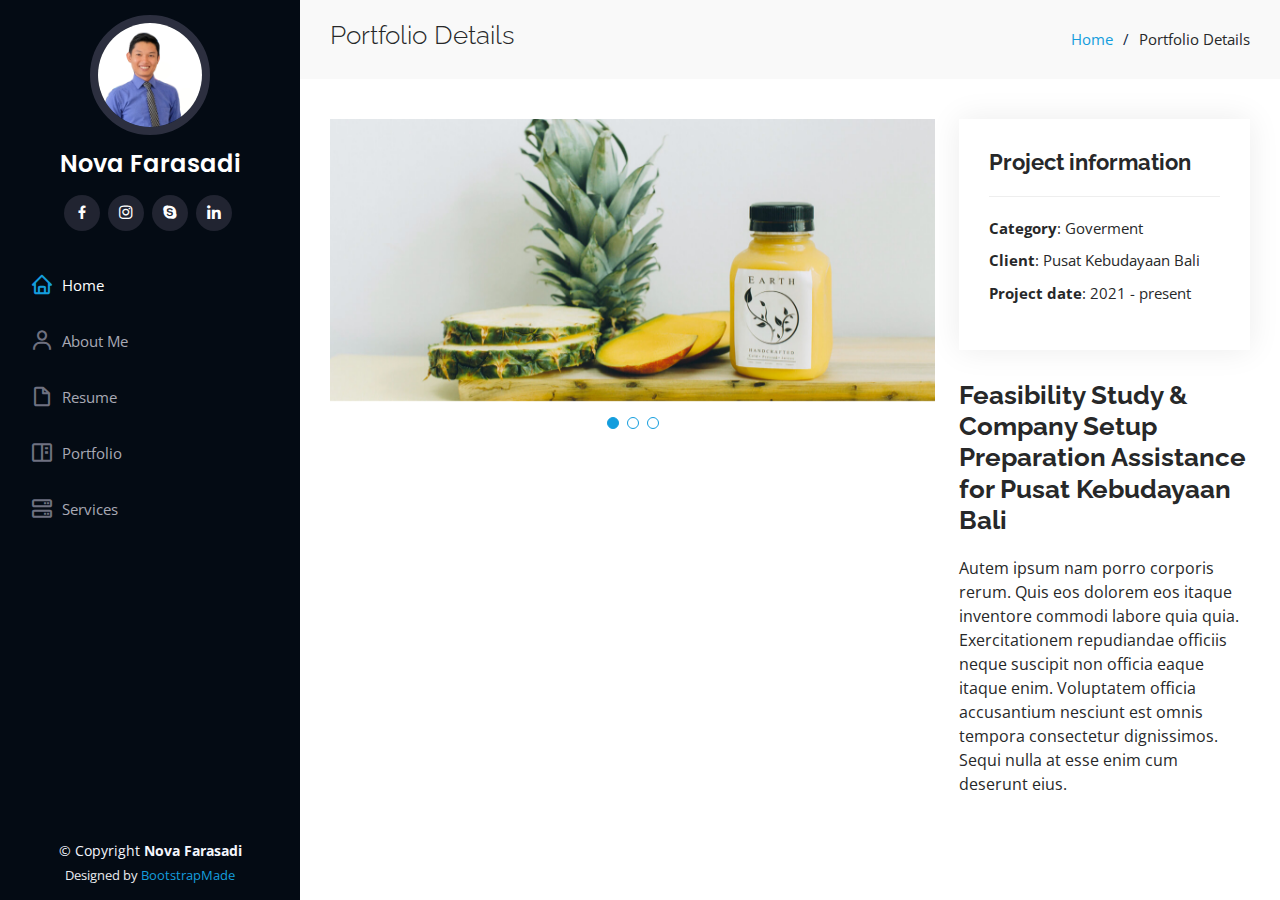
<file: portfolio-details.html>
<!DOCTYPE html>
<html lang="en">
  <head>
    <meta charset="utf-8" />
    <meta content="width=device-width, initial-scale=1.0" name="viewport" />

    <title>Portfolio Details - Nova Farasadi</title>
    <meta content="" name="description" />
    <meta content="" name="keywords" />

    <!-- Favicons -->
    <link href="assets/img/favicon.png" rel="icon" />
    <link href="assets/img/apple-touch-icon.png" rel="apple-touch-icon" />

    <!-- Google Fonts -->
    <link href="https://fonts.googleapis.com/css?family=Open+Sans:300,300i,400,400i,600,600i,700,700i|Raleway:300,300i,400,400i,500,500i,600,600i,700,700i|Poppins:300,300i,400,400i,500,500i,600,600i,700,700i" rel="stylesheet" />

    <!-- Vendor CSS Files -->
    <link href="assets/vendor/aos/aos.css" rel="stylesheet" />
    <link href="assets/vendor/bootstrap/css/bootstrap.min.css" rel="stylesheet" />
    <link href="assets/vendor/bootstrap-icons/bootstrap-icons.css" rel="stylesheet" />
    <link href="assets/vendor/boxicons/css/boxicons.min.css" rel="stylesheet" />
    <link href="assets/vendor/glightbox/css/glightbox.min.css" rel="stylesheet" />
    <link href="assets/vendor/swiper/swiper-bundle.min.css" rel="stylesheet" />

    <!-- Template Main CSS File -->
    <link href="assets/css/style.css" rel="stylesheet" />

    <!-- =======================================================
  * Template Name: iPortfolio
  * Updated: Jan 29 2024 with Bootstrap v5.3.2
  * Template URL: https://bootstrapmade.com/iportfolio-bootstrap-portfolio-websites-template/
  * Author: BootstrapMade.com
  * License: https://bootstrapmade.com/license/
  ======================================================== -->
  </head>

  <body>
    <!-- ======= Mobile nav toggle button ======= -->
    <i class="bi bi-list mobile-nav-toggle d-xl-none"></i>

    <!-- ======= Header ======= -->
    <header id="header">
      <div class="d-flex flex-column">
        <div class="profile">
          <img src="assets/img/profile-img.jpg" alt="" class="img-fluid rounded-circle" />
          <h1 class="text-light"><a href="index.html">Nova Farasadi</a></h1>
          <div class="social-links mt-3 text-center">
            <a href="#" class="facebook"><i class="bx bxl-facebook"></i></a>
            <a href="#" class="instagram"><i class="bx bxl-instagram"></i></a>
            <a href="#" class="google-plus"><i class="bx bxl-skype"></i></a>
            <a href="#" class="linkedin"><i class="bx bxl-linkedin"></i></a>
          </div>
        </div>

        <nav id="navbar" class="nav-menu navbar">
          <ul>
            <li>
              <a href="index.html" class="nav-link scrollto active"><i class="bx bx-home"></i> <span>Home</span></a>
            </li>
            <li>
              <a href="#about" class="nav-link scrollto"><i class="bx bx-user"></i> <span>About Me</span></a>
            </li>
            <li>
              <a href="#resume" class="nav-link scrollto"><i class="bx bx-file-blank"></i> <span>Resume</span></a>
            </li>
            <li>
              <a href="#portfolio" class="nav-link scrollto"><i class="bx bx-book-content"></i> <span>Portfolio</span></a>
            </li>
            <li>
              <a href="#services" class="nav-link scrollto"><i class="bx bx-server"></i> <span>Services</span></a>
            </li>
          </ul>
        </nav>
        <!-- .nav-menu -->
      </div>
    </header>
    <!-- End Header -->

    <main id="main">
      <!-- ======= Breadcrumbs ======= -->
      <section id="breadcrumbs" class="breadcrumbs">
        <div class="container">
          <div class="d-flex justify-content-between align-items-center">
            <h2>Portfolio Details</h2>
            <ol>
              <li><a href="index.html">Home</a></li>
              <li>Portfolio Details</li>
            </ol>
          </div>
        </div>
      </section>
      <!-- End Breadcrumbs -->

      <!-- ======= Portfolio Details Section ======= -->
      <section id="portfolio-details" class="portfolio-details">
        <div class="container">
          <div class="row gy-4">
            <div class="col-lg-8">
              <div class="portfolio-details-slider swiper">
                <div class="swiper-wrapper align-items-center">
                  <div class="swiper-slide">
                    <img src="assets/img/portfolio/portfolio-details-1.jpg" alt="" />
                  </div>

                  <div class="swiper-slide">
                    <img src="assets/img/portfolio/portfolio-details-2.jpg" alt="" />
                  </div>

                  <div class="swiper-slide">
                    <img src="assets/img/portfolio/portfolio-details-3.jpg" alt="" />
                  </div>
                </div>
                <div class="swiper-pagination"></div>
              </div>
            </div>

            <div class="col-lg-4">
              <div class="portfolio-info">
                <h3>Project information</h3>
                <ul>
                  <li><strong>Category</strong>: Goverment</li>
                  <li><strong>Client</strong>: Pusat Kebudayaan Bali</li>
                  <li><strong>Project date</strong>: 2021 - present</li>
                  <!-- <li><strong>Project URL</strong>: <a href="#">www.example.com</a></li> -->
                </ul>
              </div>
              <div class="portfolio-description">
                <h2>Feasibility Study & Company Setup Preparation Assistance for Pusat Kebudayaan Bali</h2>
                <p>
                  Autem ipsum nam porro corporis rerum. Quis eos dolorem eos itaque inventore commodi labore quia quia. Exercitationem repudiandae officiis neque suscipit non officia eaque itaque enim. Voluptatem officia accusantium
                  nesciunt est omnis tempora consectetur dignissimos. Sequi nulla at esse enim cum deserunt eius.
                </p>
              </div>
            </div>
          </div>
        </div>
      </section>
      <!-- End Portfolio Details Section -->
    </main>
    <!-- End #main -->

    <!-- ======= Footer ======= -->
    <footer id="footer">
      <div class="container">
        <div class="copyright">
          &copy; Copyright <strong><span>Nova Farasadi</span></strong>
        </div>
        <div class="credits">
          <!-- All the links in the footer should remain intact. -->
          <!-- You can delete the links only if you purchased the pro version. -->
          <!-- Licensing information: https://bootstrapmade.com/license/ -->
          <!-- Purchase the pro version with working PHP/AJAX contact form: https://bootstrapmade.com/iportfolio-bootstrap-portfolio-websites-template/ -->
          Designed by <a href="https://bootstrapmade.com/">BootstrapMade</a>
        </div>
      </div>
    </footer>
    <!-- End  Footer -->

    <a href="#" class="back-to-top d-flex align-items-center justify-content-center"><i class="bi bi-arrow-up-short"></i></a>

    <!-- Vendor JS Files -->
    <script src="assets/vendor/purecounter/purecounter_vanilla.js"></script>
    <script src="assets/vendor/aos/aos.js"></script>
    <script src="assets/vendor/bootstrap/js/bootstrap.bundle.min.js"></script>
    <script src="assets/vendor/glightbox/js/glightbox.min.js"></script>
    <script src="assets/vendor/isotope-layout/isotope.pkgd.min.js"></script>
    <script src="assets/vendor/swiper/swiper-bundle.min.js"></script>
    <script src="assets/vendor/typed.js/typed.umd.js"></script>
    <script src="assets/vendor/waypoints/noframework.waypoints.js"></script>
    <script src="assets/vendor/php-email-form/validate.js"></script>

    <!-- Template Main JS File -->
    <script src="assets/js/main.js"></script>
  </body>
</html>
</file>
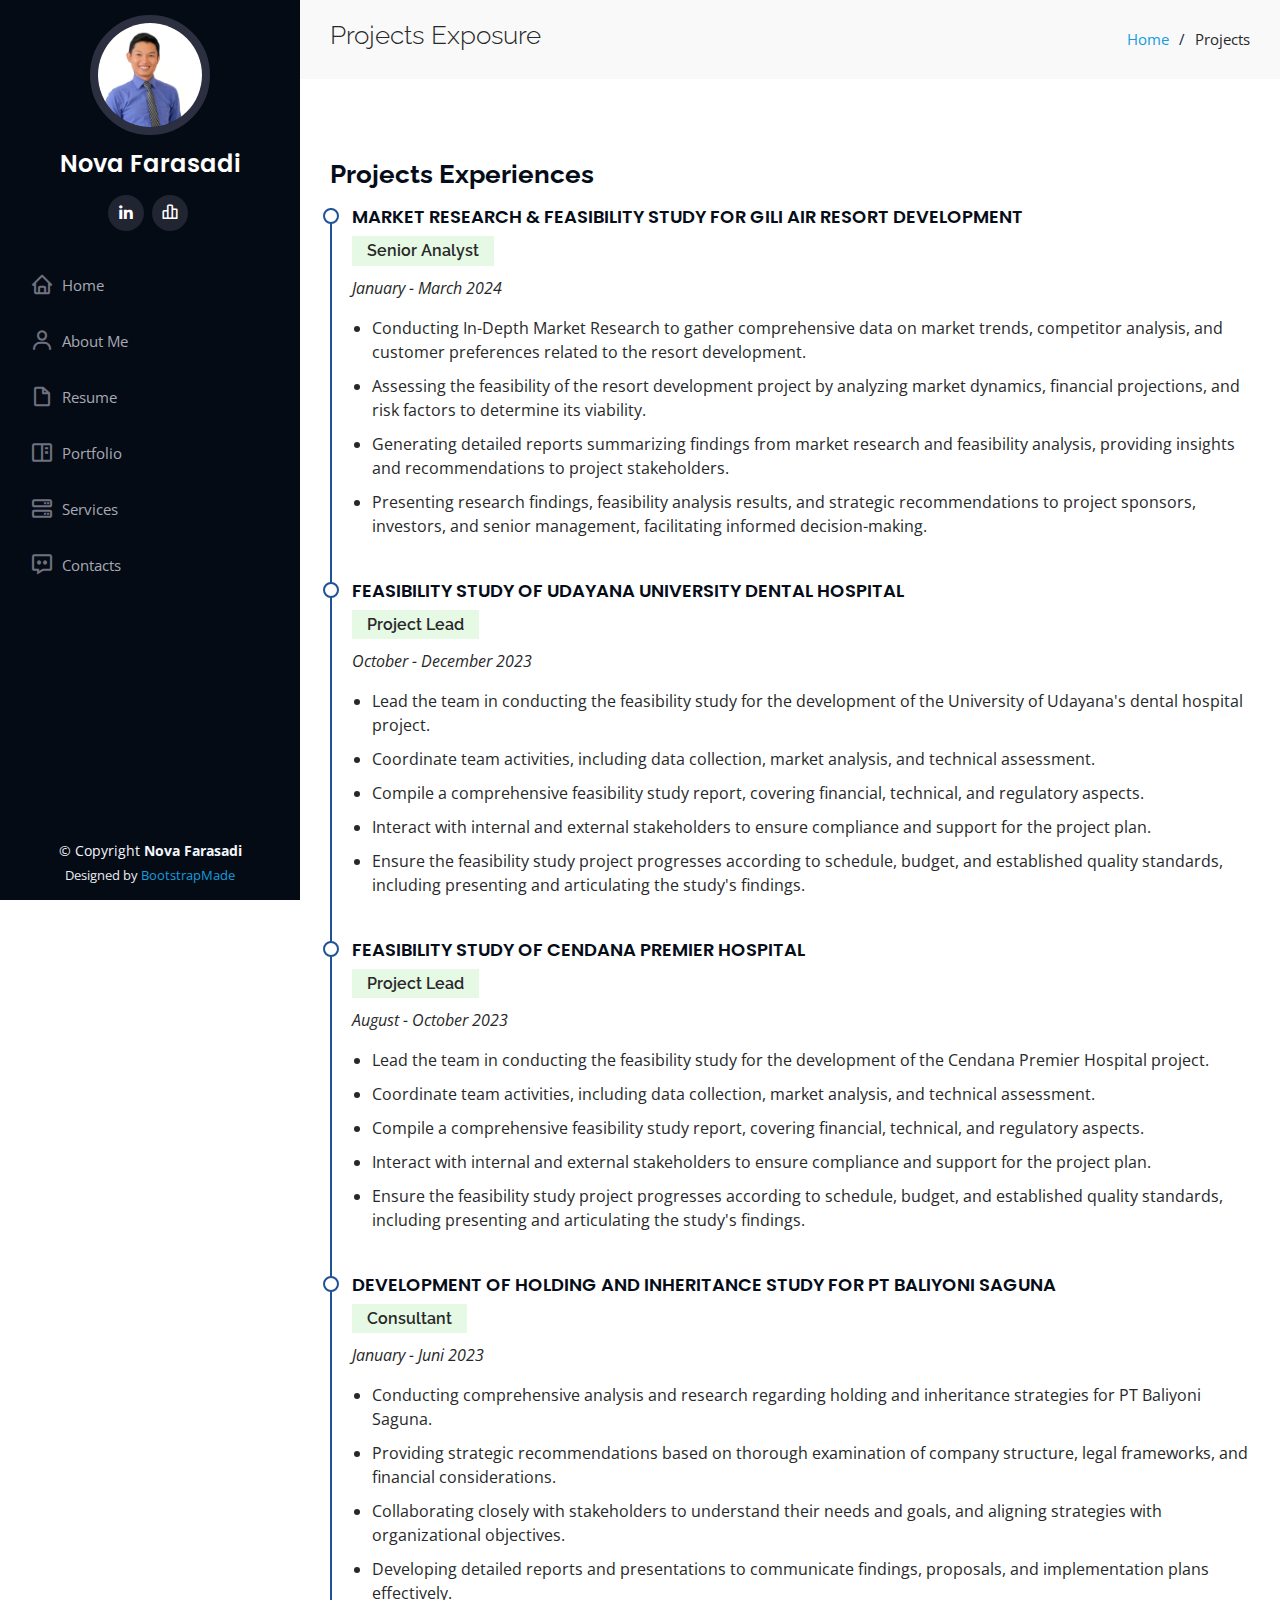
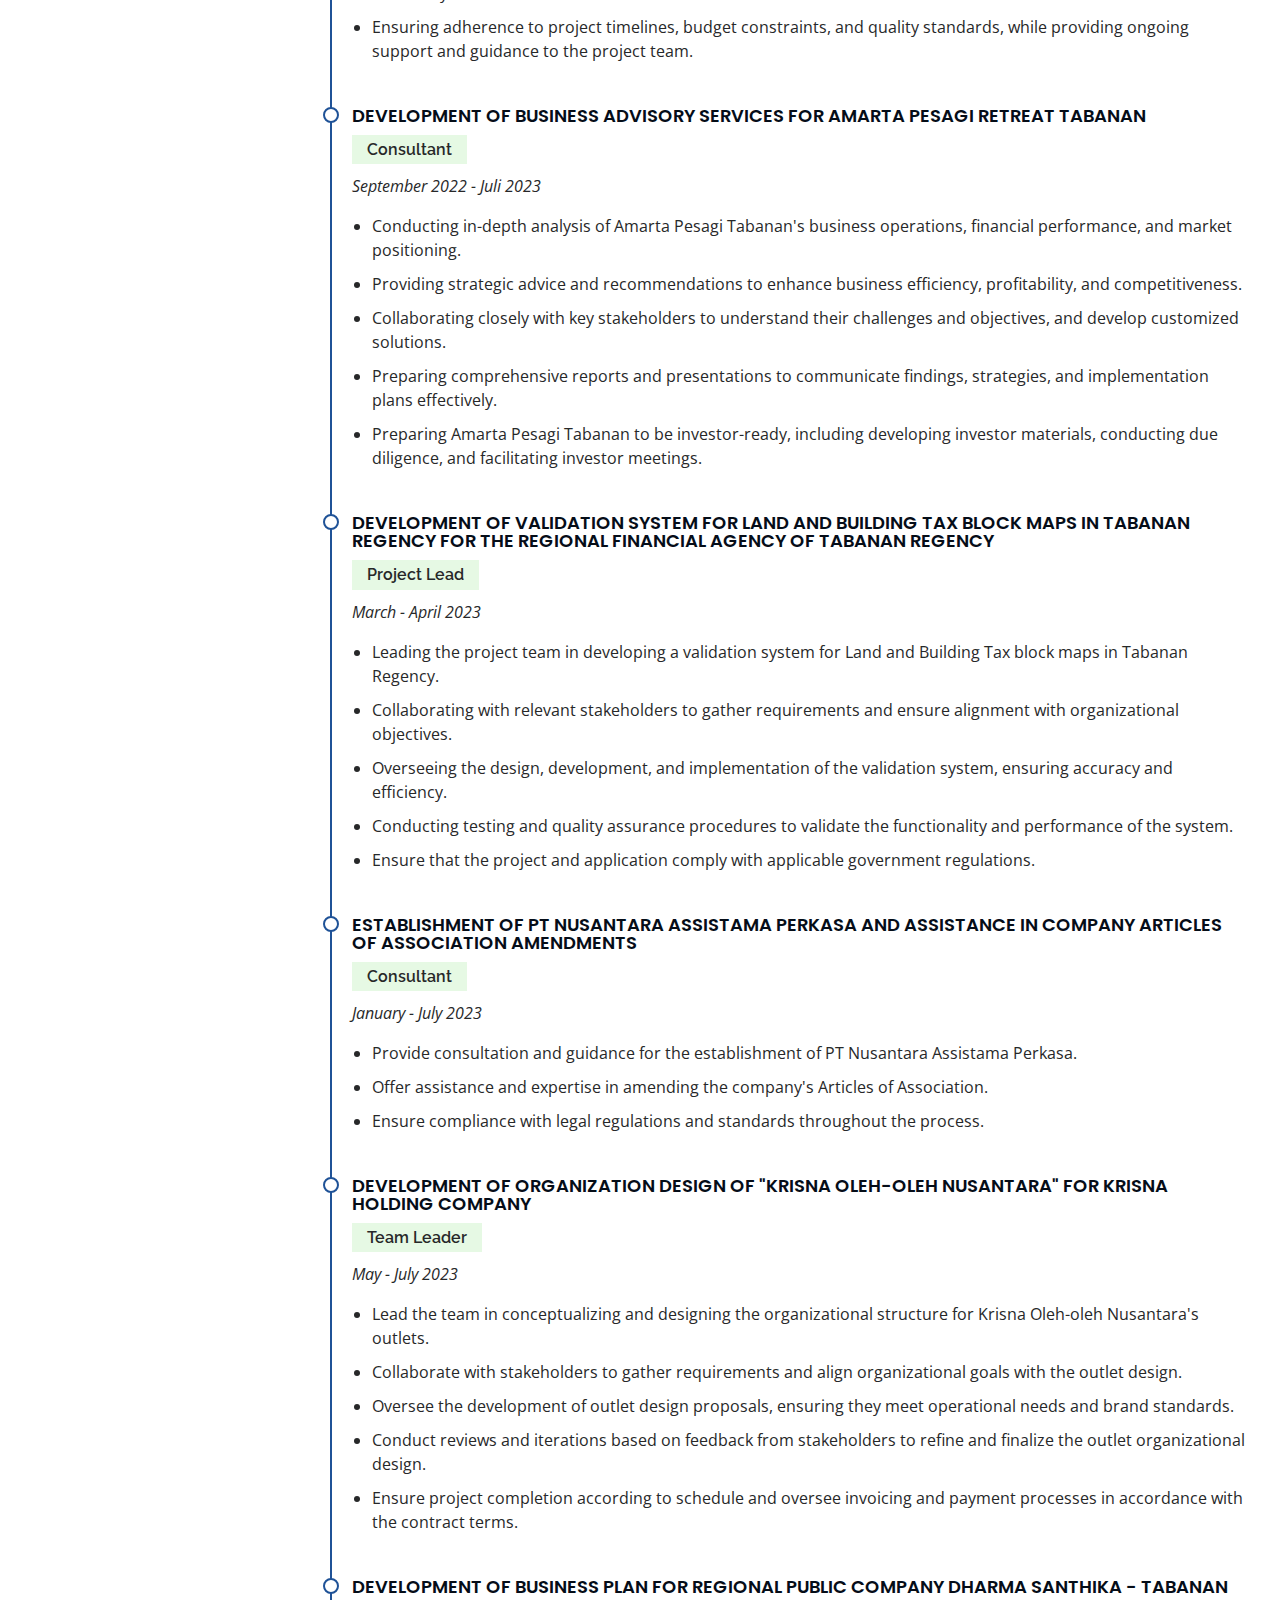
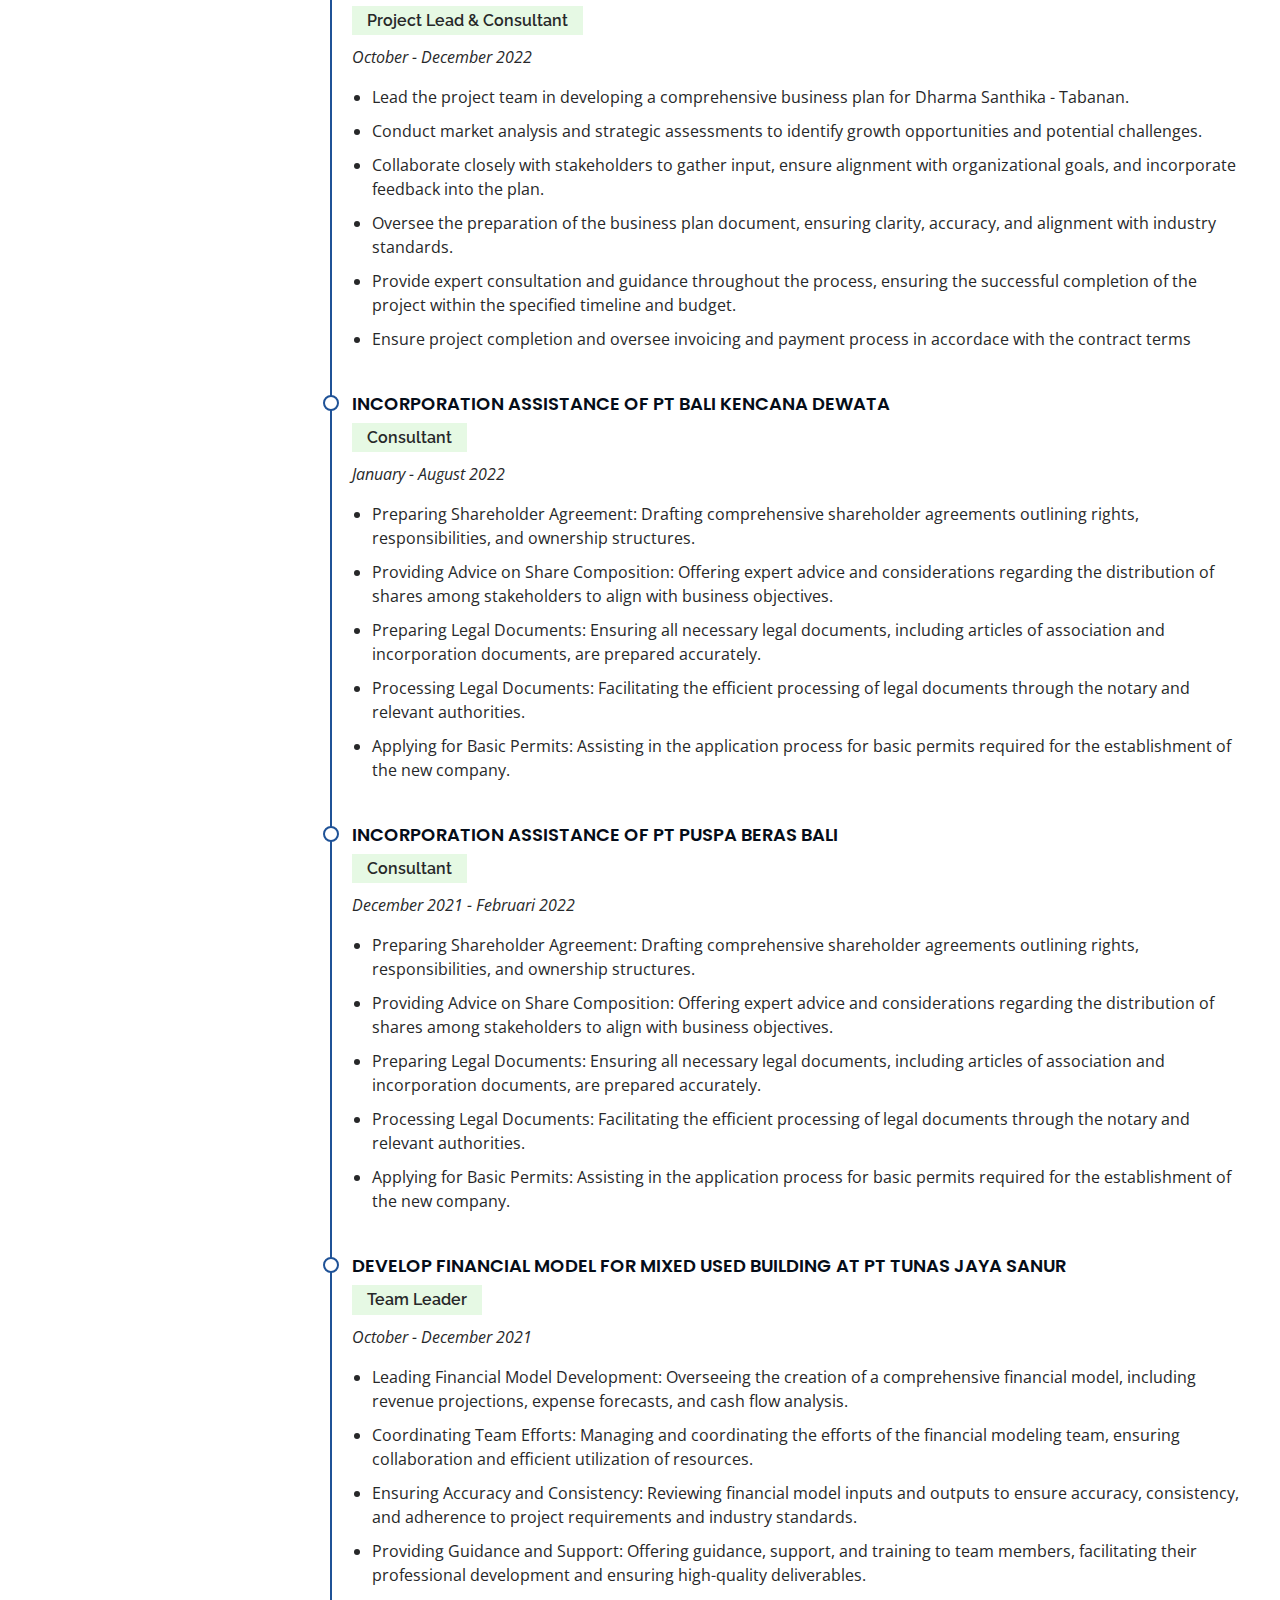
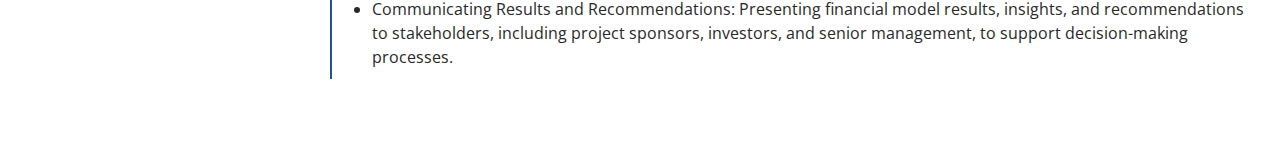
<file: project_exp.html>
<!DOCTYPE html>
<html lang="en">
  <head>
    <meta charset="utf-8" />
    <meta content="width=device-width, initial-scale=1.0" name="viewport" />

    <title>Project Exposure - Nova Farasadi</title>
    <meta content="" name="description" />
    <meta content="" name="keywords" />

    <!-- Favicons -->
    <link href="assets/img/1apple-touch-icon.png" rel="icon" />
    <link href="assets/img/1apple-touch-icon.png" rel="apple-touch-icon" />

    <!-- Google Fonts -->
    <link href="https://fonts.googleapis.com/css?family=Open+Sans:300,300i,400,400i,600,600i,700,700i|Raleway:300,300i,400,400i,500,500i,600,600i,700,700i|Poppins:300,300i,400,400i,500,500i,600,600i,700,700i" rel="stylesheet" />

    <!-- Vendor CSS Files -->
    <link href="assets/vendor/aos/aos.css" rel="stylesheet" />
    <link href="assets/vendor/bootstrap/css/bootstrap.min.css" rel="stylesheet" />
    <link href="assets/vendor/bootstrap-icons/bootstrap-icons.css" rel="stylesheet" />
    <link href="assets/vendor/boxicons/css/boxicons.min.css" rel="stylesheet" />
    <link href="assets/vendor/glightbox/css/glightbox.min.css" rel="stylesheet" />
    <link href="assets/vendor/swiper/swiper-bundle.min.css" rel="stylesheet" />

    <!-- Template Main CSS File -->
    <link href="assets/css/style.css" rel="stylesheet" />

    <!-- =======================================================
  * Template Name: iPortfolio
  * Updated: Jan 29 2024 with Bootstrap v5.3.2
  * Template URL: https://bootstrapmade.com/iportfolio-bootstrap-portfolio-websites-template/
  * Author: BootstrapMade.com
  * License: https://bootstrapmade.com/license/
  ======================================================== -->
  </head>

  <body>
    <!-- ======= Mobile nav toggle button ======= -->
    <i class="bi bi-list mobile-nav-toggle d-xl-none"></i>

    <!-- ======= Header ======= -->
    <header id="header">
      <div class="d-flex flex-column">
        <div class="profile">
          <img src="assets/img/profile-img.jpg" alt="" class="img-fluid rounded-circle" />
          <h1 class="text-light"><a href="index.html">Nova Farasadi</a></h1>
          <div class="social-links mt-3 text-center">
            <!--<a href="https://facebook.com/novafarasadi" class="facebook"><i class="bx bxl-facebook"></i></a> -->
            <!-- <a href="#" class="instagram"><i class="bx bxl-instagram"></i></a> -->
            <a href="https://linkedin.com/in/novafarasadi" class="linkedin"><i class="bx bxl-linkedin" title="Visit my LinkedIn"></i></a>
            <a href="project_exp.html" class="project_exp"><i class="bx bx-bar-chart-alt-2" title="Project Experiences"></i></a>
          </div>
        </div>

        <nav id="navbar" class="nav-menu navbar">
          <ul>
            <li>
              <a href="index.html" class="nav-link scrollto"><i class="bx bx-home"></i> <span>Home</span></a>
            </li>
            <li>
              <a href="index.html#about" class="nav-link scrollto"><i class="bx bx-user"></i> <span>About Me</span></a>
            </li>
            <li>
              <a href="index.html#resume" class="nav-link scrollto"><i class="bx bx-file-blank"></i> <span>Resume</span></a>
            </li>
            <li>
              <a href="index.html#portfolio" class="nav-link scrollto"><i class="bx bx-book-content"></i> <span>Portfolio</span></a>
            </li>
            <li>
              <a href="index.html#services" class="nav-link scrollto"><i class="bx bx-server"></i> <span>Services</span></a>
            </li>
            <!-- <li>
              <a href="project_exp.html" class="nav-link scrollto active"><i class="bx bx-news"></i> <span>Projects</span></a>
            </li> -->
            <li>
              <a href="index.html#contact" class="nav-link scrollto"><i class="bx bx-message-dots"></i> <span>Contacts</span></a>
            </li>
          </ul>
        </nav>
        <!-- .nav-menu -->
      </div>
    </header>
    <!-- End Header -->

    <main id="main">
      <!-- ======= Breadcrumbs ======= -->
      <section id="breadcrumbs" class="breadcrumbs">
        <div class="container">
          <div class="d-flex justify-content-between align-items-center">
            <h2>Projects Exposure</h2>
            <ol>
              <li><a href="index.html">Home</a></li>
              <li>Projects</li>
            </ol>
          </div>
        </div>
      </section>
      <!-- End Breadcrumbs -->

      <!-- ======= Portfolio Details Section ======= -->
      <section id="project" class="project">
        <div class="container">
          <div class="row">
            <div class="col-lg-12" data-aos="fade-up">
              <h3 class="project-title">Projects Experiences</h3>

              <div class="project-item">
                <h4>Market Research & Feasibility Study for Gili Air Resort Development</h4>
                <h5>Senior Analyst</h5>
                <p><em>January - March 2024</em></p>
                <ul>
                  <li>Conducting In-Depth Market Research to gather comprehensive data on market trends, competitor analysis, and customer preferences related to the resort development.</li>
                  <li>Assessing the feasibility of the resort development project by analyzing market dynamics, financial projections, and risk factors to determine its viability.</li>
                  <li>Generating detailed reports summarizing findings from market research and feasibility analysis, providing insights and recommendations to project stakeholders.</li>
                  <li>Presenting research findings, feasibility analysis results, and strategic recommendations to project sponsors, investors, and senior management, facilitating informed decision-making.</li>
                </ul>
              </div>

              <div class="project-item">
                <h4>Feasibility Study of Udayana University Dental Hospital</h4>
                <h5>Project Lead</h5>
                <p><em>October - December 2023</em></p>
                <ul>
                  <li>Lead the team in conducting the feasibility study for the development of the University of Udayana's dental hospital project.</li>
                  <li>Coordinate team activities, including data collection, market analysis, and technical assessment.</li>
                  <li>Compile a comprehensive feasibility study report, covering financial, technical, and regulatory aspects.</li>
                  <li>Interact with internal and external stakeholders to ensure compliance and support for the project plan.</li>
                  <li>Ensure the feasibility study project progresses according to schedule, budget, and established quality standards, including presenting and articulating the study's findings.</li>
                </ul>
              </div>

              <div class="project-item">
                <h4>Feasibility Study of Cendana Premier hospital</h4>
                <h5>Project Lead</h5>
                <p><em>August - October 2023 </em></p>
                <ul>
                  <li>Lead the team in conducting the feasibility study for the development of the Cendana Premier Hospital project.</li>
                  <li>Coordinate team activities, including data collection, market analysis, and technical assessment.</li>
                  <li>Compile a comprehensive feasibility study report, covering financial, technical, and regulatory aspects.</li>
                  <li>Interact with internal and external stakeholders to ensure compliance and support for the project plan.</li>
                  <li>Ensure the feasibility study project progresses according to schedule, budget, and established quality standards, including presenting and articulating the study's findings.</li>
                </ul>
              </div>

              <div class="project-item">
                <h4>Development of Holding and Inheritance Study for PT Baliyoni Saguna</h4>
                <h5>Consultant</h5>
                <p><em>January - Juni 2023 </em></p>
                <ul>
                  <li>Conducting comprehensive analysis and research regarding holding and inheritance strategies for PT Baliyoni Saguna.</li>
                  <li>Providing strategic recommendations based on thorough examination of company structure, legal frameworks, and financial considerations.</li>
                  <li>Collaborating closely with stakeholders to understand their needs and goals, and aligning strategies with organizational objectives.</li>
                  <li>Developing detailed reports and presentations to communicate findings, proposals, and implementation plans effectively.</li>
                  <li>Ensuring adherence to project timelines, budget constraints, and quality standards, while providing ongoing support and guidance to the project team.</li>
                </ul>
              </div>

              <div class="project-item">
                <h4>Development of Business Advisory Services for Amarta Pesagi Retreat Tabanan</h4>
                <h5>Consultant</h5>
                <p><em>September 2022 - Juli 2023 </em></p>
                <ul>
                  <li>Conducting in-depth analysis of Amarta Pesagi Tabanan's business operations, financial performance, and market positioning.</li>
                  <li>Providing strategic advice and recommendations to enhance business efficiency, profitability, and competitiveness.</li>
                  <li>Collaborating closely with key stakeholders to understand their challenges and objectives, and develop customized solutions.</li>
                  <li>Preparing comprehensive reports and presentations to communicate findings, strategies, and implementation plans effectively.</li>
                  <li>Preparing Amarta Pesagi Tabanan to be investor-ready, including developing investor materials, conducting due diligence, and facilitating investor meetings.</li>
                </ul>
              </div>

              <div class="project-item">
                <h4>Development of Validation System for Land and Building Tax Block Maps in Tabanan Regency for the Regional Financial Agency of Tabanan Regency</h4>
                <h5>Project Lead</h5>
                <p><em>March - April 2023 </em></p>
                <ul>
                  <li>Leading the project team in developing a validation system for Land and Building Tax block maps in Tabanan Regency.</li>
                  <li>Collaborating with relevant stakeholders to gather requirements and ensure alignment with organizational objectives.</li>
                  <li>Overseeing the design, development, and implementation of the validation system, ensuring accuracy and efficiency.</li>
                  <li>Conducting testing and quality assurance procedures to validate the functionality and performance of the system.</li>
                  <li>Ensure that the project and application comply with applicable government regulations.</li>
                </ul>
              </div>

              <div class="project-item">
                <h4>Establishment of PT Nusantara Assistama Perkasa and Assistance in Company Articles of Association Amendments</h4>
                <h5>Consultant</h5>
                <p><em>January - July 2023 </em></p>
                <ul>
                  <li>Provide consultation and guidance for the establishment of PT Nusantara Assistama Perkasa.</li>
                  <li>Offer assistance and expertise in amending the company's Articles of Association.</li>
                  <li>Ensure compliance with legal regulations and standards throughout the process.</li>
                </ul>
              </div>
              <div class="project-item">
                <h4>Development of Organization Design of "Krisna Oleh-oleh Nusantara" for Krisna Holding Company</h4>
                <h5>Team Leader</h5>
                <p><em>May - July 2023 </em></p>
                <ul>
                  <li>Lead the team in conceptualizing and designing the organizational structure for Krisna Oleh-oleh Nusantara's outlets.</li>
                  <li>Collaborate with stakeholders to gather requirements and align organizational goals with the outlet design.</li>
                  <li>Oversee the development of outlet design proposals, ensuring they meet operational needs and brand standards.</li>
                  <li>Conduct reviews and iterations based on feedback from stakeholders to refine and finalize the outlet organizational design.</li>
                  <li>Ensure project completion according to schedule and oversee invoicing and payment processes in accordance with the contract terms.</li>
                </ul>
              </div>
              <div class="project-item">
                <h4>Development of Business Plan for Regional Public Company Dharma Santhika - Tabanan</h4>
                <h5>Project Lead & Consultant</h5>
                <p><em>October - December 2022</em></p>
                <ul>
                  <li>Lead the project team in developing a comprehensive business plan for Dharma Santhika - Tabanan.</li>
                  <li>Conduct market analysis and strategic assessments to identify growth opportunities and potential challenges.</li>
                  <li>Collaborate closely with stakeholders to gather input, ensure alignment with organizational goals, and incorporate feedback into the plan.</li>
                  <li>Oversee the preparation of the business plan document, ensuring clarity, accuracy, and alignment with industry standards.</li>
                  <li>Provide expert consultation and guidance throughout the process, ensuring the successful completion of the project within the specified timeline and budget.</li>
                  <li>Ensure project completion and oversee invoicing and payment process in accordace with the contract terms</li>
                </ul>
              </div>
              <div class="project-item">
                <h4>Incorporation Assistance of PT Bali Kencana Dewata</h4>
                <h5>Consultant</h5>
                <p><em>January - August 2022</em></p>
                <ul>
                  <li>Preparing Shareholder Agreement: Drafting comprehensive shareholder agreements outlining rights, responsibilities, and ownership structures.</li>
                  <li>Providing Advice on Share Composition: Offering expert advice and considerations regarding the distribution of shares among stakeholders to align with business objectives.</li>
                  <li>Preparing Legal Documents: Ensuring all necessary legal documents, including articles of association and incorporation documents, are prepared accurately.</li>
                  <li>Processing Legal Documents: Facilitating the efficient processing of legal documents through the notary and relevant authorities.</li>
                  <li>Applying for Basic Permits: Assisting in the application process for basic permits required for the establishment of the new company.</li>
                </ul>
              </div>
              <div class="project-item">
                <h4>Incorporation Assistance of PT Puspa Beras Bali</h4>
                <h5>Consultant</h5>
                <p><em>December 2021 - Februari 2022</em></p>
                <ul>
                  <li>Preparing Shareholder Agreement: Drafting comprehensive shareholder agreements outlining rights, responsibilities, and ownership structures.</li>
                  <li>Providing Advice on Share Composition: Offering expert advice and considerations regarding the distribution of shares among stakeholders to align with business objectives.</li>
                  <li>Preparing Legal Documents: Ensuring all necessary legal documents, including articles of association and incorporation documents, are prepared accurately.</li>
                  <li>Processing Legal Documents: Facilitating the efficient processing of legal documents through the notary and relevant authorities.</li>
                  <li>Applying for Basic Permits: Assisting in the application process for basic permits required for the establishment of the new company.</li>
                </ul>
              </div>
              <div class="project-item">
                <h4>Develop Financial Model for Mixed Used Building at PT Tunas Jaya Sanur</h4>
                <h5>Team Leader</h5>
                <p><em>October - December 2021</em></p>
                <ul>
                  <li>Leading Financial Model Development: Overseeing the creation of a comprehensive financial model, including revenue projections, expense forecasts, and cash flow analysis.</li>
                  <li>Coordinating Team Efforts: Managing and coordinating the efforts of the financial modeling team, ensuring collaboration and efficient utilization of resources.</li>
                  <li>Ensuring Accuracy and Consistency: Reviewing financial model inputs and outputs to ensure accuracy, consistency, and adherence to project requirements and industry standards.</li>
                  <li>Providing Guidance and Support: Offering guidance, support, and training to team members, facilitating their professional development and ensuring high-quality deliverables.</li>
                  <li>
                    Communicating Results and Recommendations: Presenting financial model results, insights, and recommendations to stakeholders, including project sponsors, investors, and senior management, to support decision-making
                    processes.
                  </li>
                </ul>
              </div>
              <!-- <div class="portfolio-details-slider swiper">
                <div class="swiper-wrapper align-items-center">
                  <div class="swiper-slide">
                    <img src="assets/img/portfolio/portfolio-details-1.jpg" alt="" />
                  </div>

                  <div class="swiper-slide">
                    <img src="assets/img/portfolio/portfolio-details-2.jpg" alt="" />
                  </div>

                  <div class="swiper-slide">
                    <img src="assets/img/portfolio/portfolio-details-3.jpg" alt="" />
                  </div>
                </div>
                <div class="swiper-pagination"></div>
              </div> -->
            </div>

            <div class="col-lg-4">
              <!-- <div class="portfolio-info">
                <h3>Project information</h3>
                <ul>
                  <li><strong>Category</strong>: Goverment</li>
                  <li><strong>Client</strong>: Pusat Kebudayaan Bali</li>
                  <li><strong>Project date</strong>: 2021 - present</li>
                  <li><strong>Project URL</strong>: <a href="#">www.example.com</a></li>
                </ul>
              </div> -->
              <!-- <div class="portfolio-description">
                <h2>Feasibility Study & Company Setup Preparation Assistance for Pusat Kebudayaan Bali</h2>
                <p>
                  Autem ipsum nam porro corporis rerum. Quis eos dolorem eos itaque inventore commodi labore quia quia. Exercitationem repudiandae officiis neque suscipit non officia eaque itaque enim. Voluptatem officia accusantium
                  nesciunt est omnis tempora consectetur dignissimos. Sequi nulla at esse enim cum deserunt eius.
                </p>
              </div> -->
            </div>
          </div>
        </div>
      </section>
      <!-- End Portfolio Details Section -->
    </main>
    <!-- End #main -->

    <!-- ======= Footer ======= -->
    <footer id="footer">
      <div class="container">
        <div class="copyright">
          &copy; Copyright <strong><span>Nova Farasadi</span></strong>
        </div>
        <div class="credits">
          <!-- All the links in the footer should remain intact. -->
          <!-- You can delete the links only if you purchased the pro version. -->
          <!-- Licensing information: https://bootstrapmade.com/license/ -->
          <!-- Purchase the pro version with working PHP/AJAX contact form: https://bootstrapmade.com/iportfolio-bootstrap-portfolio-websites-template/ -->
          Designed by <a href="https://bootstrapmade.com/">BootstrapMade</a>
        </div>
      </div>
    </footer>
    <!-- End  Footer -->

    <a href="#" class="back-to-top d-flex align-items-center justify-content-center"><i class="bi bi-arrow-up-short"></i></a>

    <!-- Vendor JS Files -->
    <script src="assets/vendor/purecounter/purecounter_vanilla.js"></script>
    <script src="assets/vendor/aos/aos.js"></script>
    <script src="assets/vendor/bootstrap/js/bootstrap.bundle.min.js"></script>
    <script src="assets/vendor/glightbox/js/glightbox.min.js"></script>
    <script src="assets/vendor/isotope-layout/isotope.pkgd.min.js"></script>
    <script src="assets/vendor/swiper/swiper-bundle.min.js"></script>
    <script src="assets/vendor/typed.js/typed.umd.js"></script>
    <script src="assets/vendor/waypoints/noframework.waypoints.js"></script>
    <script src="assets/vendor/php-email-form/validate.js"></script>

    <!-- Template Main JS File -->
    <script src="assets/js/main.js"></script>
  </body>
</html>
</file>
<file: assets/css/style.css>
/**
* Template Name: iPortfolio
* Updated: Jan 29 2024 with Bootstrap v5.3.2
* Template URL: https://bootstrapmade.com/iportfolio-bootstrap-portfolio-websites-template/
* Author: BootstrapMade.com
* License: https://bootstrapmade.com/license/
*/

/*--------------------------------------------------------------
# General
--------------------------------------------------------------*/
body {
  font-family: "Open Sans", sans-serif;
  color: #272829;
}

a {
  color: #149ddd;
  text-decoration: none;
}

a:hover {
  color: #37b3ed;
  text-decoration: none;
}

h1,
h2,
h3,
h4,
h5,
h6 {
  font-family: "Raleway", sans-serif;
}

/*--------------------------------------------------------------
# Back to top button
--------------------------------------------------------------*/
.back-to-top {
  position: fixed;
  visibility: hidden;
  opacity: 0;
  right: 15px;
  bottom: 15px;
  z-index: 996;
  background: #149ddd;
  width: 40px;
  height: 40px;
  border-radius: 50px;
  transition: all 0.4s;
}

.back-to-top i {
  font-size: 28px;
  color: #fff;
  line-height: 0;
}

.back-to-top:hover {
  background: #2eafec;
  color: #fff;
}

.back-to-top.active {
  visibility: visible;
  opacity: 1;
}

/*--------------------------------------------------------------
# Header
--------------------------------------------------------------*/
#header {
  position: fixed;
  top: 0;
  left: 0;
  bottom: 0;
  width: 300px;
  transition: all ease-in-out 0.5s;
  z-index: 9997;
  transition: all 0.5s;
  padding: 0 15px;
  background: #040b14;
  overflow-y: auto;
}

#header .profile img {
  margin: 15px auto;
  display: block;
  width: 120px;
  border: 8px solid #2c2f3f;
}

#header .profile h1 {
  font-size: 24px;
  margin: 0;
  padding: 0;
  font-weight: 600;
  -moz-text-align-last: center;
  text-align-last: center;
  font-family: "Poppins", sans-serif;
}

#header .profile h1 a,
#header .profile h1 a:hover {
  color: #fff;
  text-decoration: none;
}

#header .profile .social-links a {
  font-size: 18px;
  display: inline-block;
  background: #212431;
  color: #fff;
  line-height: 1;
  padding: 8px 0;
  margin-right: 4px;
  border-radius: 50%;
  text-align: center;
  width: 36px;
  height: 36px;
  transition: 0.3s;
}

#header .profile .social-links a:hover {
  background: #149ddd;
  color: #fff;
  text-decoration: none;
}

#main {
  margin-left: 300px;
}

.container,
.container-fluid {
  padding-left: 30px;
  padding-right: 30px;
}

@media (max-width: 1199px) {
  #header {
    left: -300px;
  }

  #main {
    margin-left: 0;
  }

  .container,
  .container-fluid {
    padding-left: 12px;
    padding-right: 12px;
  }
}

/*--------------------------------------------------------------
# Navigation Menu
--------------------------------------------------------------*/
/* Desktop Navigation */
.nav-menu {
  padding: 30px 0 0 0;
}

.nav-menu * {
  margin: 0;
  padding: 0;
  list-style: none;
}

.nav-menu > ul > li {
  position: relative;
  white-space: nowrap;
}

.nav-menu a,
.nav-menu a:focus {
  display: flex;
  align-items: center;
  color: #a8a9b4;
  padding: 12px 15px;
  margin-bottom: 8px;
  transition: 0.3s;
  font-size: 15px;
}

.nav-menu a i,
.nav-menu a:focus i {
  font-size: 24px;
  padding-right: 8px;
  color: #6f7180;
}

.nav-menu a:hover,
.nav-menu .active,
.nav-menu .active:focus,
.nav-menu li:hover > a {
  text-decoration: none;
  color: #fff;
}

.nav-menu a:hover i,
.nav-menu .active i,
.nav-menu .active:focus i,
.nav-menu li:hover > a i {
  color: #149ddd;
}

/* Mobile Navigation */
.mobile-nav-toggle {
  position: fixed;
  right: 15px;
  top: 15px;
  z-index: 9998;
  border: 0;
  font-size: 24px;
  transition: all 0.4s;
  outline: none !important;
  background-color: #149ddd;
  color: #fff;
  width: 40px;
  height: 40px;
  display: inline-flex;
  align-items: center;
  justify-content: center;
  line-height: 0;
  border-radius: 50px;
  cursor: pointer;
}

.mobile-nav-active {
  overflow: hidden;
}

.mobile-nav-active #header {
  left: 0;
}

/*--------------------------------------------------------------
# Hero Section
--------------------------------------------------------------*/
#hero {
  width: 100%;
  height: 100vh;
  background: url("../img/hero-bg.jpg") top center;
  background-size: cover;
}

#hero:before {
  content: "";
  background: rgba(5, 13, 24, 0.3);
  position: absolute;
  bottom: 0;
  top: 0;
  left: 0;
  right: 0;
  z-index: 1;
}

#hero .hero-container {
  position: relative;
  z-index: 2;
  min-width: 300px;
}

#hero h1 {
  margin: 0 0 10px 0;
  font-size: 64px;
  font-weight: 700;
  line-height: 56px;
  color: #fff;
}

#hero p {
  color: #fff;
  margin-bottom: 50px;
  font-size: 26px;
  font-family: "Poppins", sans-serif;
}

#hero p span {
  color: #fff;
  padding-bottom: 4px;
  letter-spacing: 1px;
  border-bottom: 3px solid #149ddd;
}

@media (min-width: 1024px) {
  #hero {
    background-attachment: fixed;
  }
}

@media (max-width: 768px) {
  #hero h1 {
    font-size: 28px;
    line-height: 36px;
  }

  #hero h2 {
    font-size: 18px;
    line-height: 24px;
    margin-bottom: 30px;
  }
}

/*--------------------------------------------------------------
# Sections General
--------------------------------------------------------------*/
section {
  padding: 60px 0;
  overflow: hidden;
}

.section-bg {
  background: #f5f8fd;
}

.section-title {
  padding-bottom: 30px;
}

.section-title h2 {
  font-size: 32px;
  font-weight: bold;
  margin-bottom: 20px;
  padding-bottom: 20px;
  position: relative;
  color: #173b6c;
}

.section-title h2::after {
  content: "";
  position: absolute;
  display: block;
  width: 50px;
  height: 3px;
  background: #149ddd;
  bottom: 0;
  left: 0;
}

.section-title p {
  margin-bottom: 0;
}

/*--------------------------------------------------------------
# About
--------------------------------------------------------------*/
.about .content h3 {
  font-weight: 700;
  font-size: 26px;
  color: #173b6c;
}

.about .content ul {
  list-style: none;
  padding: 0;
}

.about .content ul li {
  margin-bottom: 20px;
  display: flex;
  align-items: center;
}

.about .content ul strong {
  margin-right: 10px;
}

.about .content ul i {
  font-size: 16px;
  margin-right: 5px;
  color: #149ddd;
  line-height: 0;
}

.about .content p:last-child {
  margin-bottom: 0;
}

/*--------------------------------------------------------------
# Facts
--------------------------------------------------------------*/
.facts {
  padding-bottom: 30px;
}

.facts .count-box {
  padding: 30px;
  width: 100%;
}

.facts .count-box i {
  display: block;
  font-size: 44px;
  color: #149ddd;
  float: left;
  line-height: 0;
}

.facts .count-box span {
  font-size: 48px;
  line-height: 40px;
  display: block;
  font-weight: 700;
  color: #050d18;
  margin-left: 60px;
}

.facts .count-box p {
  padding: 15px 0 0 0;
  margin: 0 0 0 60px;
  font-family: "Raleway", sans-serif;
  font-size: 14px;
  color: #122f57;
}

.facts .count-box a {
  font-weight: 600;
  display: block;
  margin-top: 20px;
  color: #122f57;
  font-size: 15px;
  font-family: "Poppins", sans-serif;
  transition: ease-in-out 0.3s;
}

.facts .count-box a:hover {
  color: #1f5297;
}

/*--------------------------------------------------------------
# Skills
--------------------------------------------------------------*/
.skills .progress {
  height: 60px;
  display: block;
  background: none;
  border-radius: 0;
}

.skills .progress .skill {
  padding: 0;
  margin: 0 0 6px 0;
  text-transform: uppercase;
  display: block;
  font-weight: 600;
  font-family: "Poppins", sans-serif;
  color: #050d18;
}

.skills .progress .skill .val {
  float: right;
  font-style: normal;
}

.skills .progress-bar-wrap {
  background: #dce8f8;
  height: 10px;
}

.skills .progress-bar {
  width: 1px;
  height: 10px;
  transition: 0.9s;
  background-color: #149ddd;
}

/*--------------------------------------------------------------
# Resume
--------------------------------------------------------------*/
.resume .resume-title {
  font-size: 26px;
  font-weight: 700;
  margin-top: 20px;
  margin-bottom: 20px;
  color: #050d18;
}

.resume .resume-item {
  padding: 0 0 20px 20px;
  margin-top: -2px;
  border-left: 2px solid #1f5297;
  position: relative;
}

.resume .resume-item h4 {
  line-height: 18px;
  font-size: 18px;
  font-weight: 600;
  text-transform: uppercase;
  font-family: "Poppins", sans-serif;
  color: #050d18;
  margin-bottom: 10px;
}

.resume .resume-item h5 {
  font-size: 16px;
  background: #e4edf9;
  padding: 5px 15px;
  display: inline-block;
  font-weight: 600;
  margin-bottom: 10px;
}

.resume .resume-item ul {
  padding-left: 20px;
}

.resume .resume-item ul li {
  padding-bottom: 10px;
}

.resume .resume-item:last-child {
  padding-bottom: 0;
}

.resume .resume-item::before {
  content: "";
  position: absolute;
  width: 16px;
  height: 16px;
  border-radius: 50px;
  left: -9px;
  top: 0;
  background: #fff;
  border: 2px solid #1f5297;
}

/*--------------------------------------------------------------
# Portfolio
--------------------------------------------------------------*/
.portfolio .portfolio-item {
  margin-bottom: 30px;
}

.portfolio #portfolio-flters {
  padding: 0;
  margin: 0 auto 35px auto;
  list-style: none;
  text-align: center;
  background: #fff;
  border-radius: 50px;
  padding: 2px 15px;
}

.portfolio #portfolio-flters li {
  cursor: pointer;
  display: inline-block;
  padding: 10px 15px 8px 15px;
  font-size: 14px;
  font-weight: 600;
  line-height: 1;
  text-transform: uppercase;
  color: #272829;
  margin-bottom: 5px;
  transition: all 0.3s ease-in-out;
}

.portfolio #portfolio-flters li:hover,
.portfolio #portfolio-flters li.filter-active {
  color: #149ddd;
}

.portfolio #portfolio-flters li:last-child {
  margin-right: 0;
}

.portfolio .portfolio-wrap {
  transition: 0.3s;
  position: relative;
  overflow: hidden;
  z-index: 1;
}

.portfolio .portfolio-wrap::before {
  content: "";
  background: rgba(255, 255, 255, 0.5);
  position: absolute;
  left: 0;
  right: 0;
  top: 0;
  bottom: 0;
  transition: all ease-in-out 0.3s;
  z-index: 2;
  opacity: 0;
}

.portfolio .portfolio-wrap .portfolio-links {
  opacity: 1;
  left: 0;
  right: 0;
  bottom: -60px;
  z-index: 3;
  position: absolute;
  transition: all ease-in-out 0.3s;
  display: flex;
  justify-content: center;
}

.portfolio .portfolio-wrap .portfolio-links a {
  color: #fff;
  font-size: 28px;
  text-align: center;
  background: rgba(20, 157, 221, 0.75);
  transition: 0.3s;
  width: 50%;
}

.portfolio .portfolio-wrap .portfolio-links a:hover {
  background: rgba(20, 157, 221, 0.95);
}

.portfolio .portfolio-wrap .portfolio-links a + a {
  border-left: 1px solid #37b3ed;
}

.portfolio .portfolio-wrap:hover::before {
  top: 0;
  left: 0;
  right: 0;
  bottom: 0;
  opacity: 1;
}

.portfolio .portfolio-wrap:hover .portfolio-links {
  opacity: 1;
  bottom: 0;
}

/*--------------------------------------------------------------
# Portfolio Details
--------------------------------------------------------------*/
.portfolio-details {
  padding-top: 40px;
}

.portfolio-details .portfolio-details-slider img {
  width: 100%;
}

.portfolio-details .portfolio-details-slider .swiper-pagination {
  margin-top: 20px;
  position: relative;
}

.portfolio-details .portfolio-details-slider .swiper-pagination .swiper-pagination-bullet {
  width: 12px;
  height: 12px;
  background-color: #fff;
  opacity: 1;
  border: 1px solid #149ddd;
}

.portfolio-details .portfolio-details-slider .swiper-pagination .swiper-pagination-bullet-active {
  background-color: #149ddd;
}

.portfolio-details .portfolio-info {
  padding: 30px;
  box-shadow: 0px 0 30px rgba(5, 13, 24, 0.08);
}

.portfolio-details .portfolio-info h3 {
  font-size: 22px;
  font-weight: 700;
  margin-bottom: 20px;
  padding-bottom: 20px;
  border-bottom: 1px solid #eee;
}

.portfolio-details .portfolio-info ul {
  list-style: none;
  padding: 0;
  font-size: 15px;
}

.portfolio-details .portfolio-info ul li + li {
  margin-top: 10px;
}

.portfolio-details .portfolio-description {
  padding-top: 30px;
}

.portfolio-details .portfolio-description h2 {
  font-size: 26px;
  font-weight: 700;
  margin-bottom: 20px;
}

.portfolio-details .portfolio-description p {
  padding: 0;
}

/*--------------------------------------------------------------
# Services
--------------------------------------------------------------*/
.services .icon-box {
  margin-bottom: 20px;
}

.services .icon {
  float: left;
  display: flex;
  align-items: center;
  justify-content: center;
  width: 54px;
  height: 54px;
  background: #149ddd;
  border-radius: 50%;
  transition: 0.5s;
  border: 1px solid #149ddd;
}

.services .icon i {
  color: #fff;
  font-size: 24px;
  line-height: 0;
}

.services .icon-box:hover .icon {
  background: #fff;
}

.services .icon-box:hover .icon i {
  color: #149ddd;
}

.services .title {
  margin-left: 80px;
  font-weight: 700;
  margin-bottom: 15px;
  font-size: 18px;
}

.services .title a {
  color: #343a40;
}

.services .title a:hover {
  color: #149ddd;
}

.services .description {
  margin-left: 80px;
  line-height: 24px;
  font-size: 14px;
}

/*--------------------------------------------------------------
# Testimonials
--------------------------------------------------------------*/
.testimonials .testimonials-carousel,
.testimonials .testimonials-slider {
  overflow: hidden;
}

.testimonials .testimonial-item {
  box-sizing: content-box;
  text-align: center;
  min-height: 320px;
}

.testimonials .testimonial-item .testimonial-img {
  width: 90px;
  border-radius: 50%;
  margin: 0 auto;
}

.testimonials .testimonial-item h3 {
  font-size: 18px;
  font-weight: bold;
  margin: 10px 0 5px 0;
  color: #111;
}

.testimonials .testimonial-item h4 {
  font-size: 14px;
  color: #999;
  margin: 0;
}

.testimonials .testimonial-item .quote-icon-left,
.testimonials .testimonial-item .quote-icon-right {
  color: #c3e8fa;
  font-size: 26px;
}

.testimonials .testimonial-item .quote-icon-left {
  display: inline-block;
  left: -5px;
  position: relative;
}

.testimonials .testimonial-item .quote-icon-right {
  display: inline-block;
  right: -5px;
  position: relative;
  top: 10px;
}

.testimonials .testimonial-item p {
  font-style: italic;
  margin: 0 15px 15px 15px;
  padding: 20px;
  background: #fff;
  position: relative;
  margin-bottom: 35px;
  border-radius: 6px;
  box-shadow: 0px 2px 15px rgba(0, 0, 0, 0.1);
}

.testimonials .testimonial-item p::after {
  content: "";
  width: 0;
  height: 0;
  border-top: 20px solid #fff;
  border-right: 20px solid transparent;
  border-left: 20px solid transparent;
  position: absolute;
  bottom: -20px;
  left: calc(50% - 20px);
}

.testimonials .swiper-pagination {
  margin-top: 20px;
  position: relative;
}

.testimonials .swiper-pagination .swiper-pagination-bullet {
  width: 12px;
  height: 12px;
  background-color: #fff;
  opacity: 1;
  border: 1px solid #149ddd;
}

.testimonials .swiper-pagination .swiper-pagination-bullet-active {
  background-color: #149ddd;
}

/*--------------------------------------------------------------
# Contact
--------------------------------------------------------------*/
.contact {
  padding-bottom: 130px;
}

.contact .info {
  padding: 30px;
  background: #fff;
  width: 100%;
  box-shadow: 0 0 24px 0 rgba(0, 0, 0, 0.12);
}

.contact .info i {
  font-size: 20px;
  color: #149ddd;
  float: left;
  width: 44px;
  height: 44px;
  background: #dff3fc;
  display: flex;
  justify-content: center;
  align-items: center;
  border-radius: 50px;
  transition: all 0.3s ease-in-out;
}

.contact .info h4 {
  padding: 0 0 0 60px;
  font-size: 22px;
  font-weight: 600;
  margin-bottom: 5px;
  color: #050d18;
}

.contact .info p {
  padding: 0 0 10px 60px;
  margin-bottom: 20px;
  font-size: 14px;
  color: #173b6c;
}

.contact .info .email p {
  padding-top: 5px;
}

.contact .info .social-links {
  padding-left: 60px;
}

.contact .info .social-links a {
  font-size: 18px;
  display: inline-block;
  background: #333;
  color: #fff;
  line-height: 1;
  padding: 8px 0;
  border-radius: 50%;
  text-align: center;
  width: 36px;
  height: 36px;
  transition: 0.3s;
  margin-right: 10px;
}

.contact .info .social-links a:hover {
  background: #149ddd;
  color: #fff;
}

.contact .info .email:hover i,
.contact .info .address:hover i,
.contact .info .phone:hover i {
  background: #149ddd;
  color: #fff;
}

.contact .php-email-form {
  width: 100%;
  padding: 30px;
  background: #fff;
  box-shadow: 0 0 24px 0 rgba(0, 0, 0, 0.12);
}

.contact .php-email-form .form-group {
  padding-bottom: 8px;
}

.contact .php-email-form .validate {
  display: none;
  color: red;
  margin: 0 0 15px 0;
  font-weight: 400;
  font-size: 13px;
}

.contact .php-email-form .error-message {
  display: none;
  color: #fff;
  background: #ed3c0d;
  text-align: left;
  padding: 15px;
  font-weight: 600;
}

.contact .php-email-form .error-message br + br {
  margin-top: 25px;
}

.contact .php-email-form .sent-message {
  display: none;
  color: #fff;
  background: #18d26e;
  text-align: center;
  padding: 15px;
  font-weight: 600;
}

.contact .php-email-form .loading {
  display: none;
  background: #fff;
  text-align: center;
  padding: 15px;
}

.contact .php-email-form .loading:before {
  content: "";
  display: inline-block;
  border-radius: 50%;
  width: 24px;
  height: 24px;
  margin: 0 10px -6px 0;
  border: 3px solid #18d26e;
  border-top-color: #eee;
  animation: animate-loading 1s linear infinite;
}

.contact .php-email-form .form-group {
  margin-bottom: 15px;
}

.contact .php-email-form label {
  padding-bottom: 8px;
}

.contact .php-email-form input,
.contact .php-email-form textarea {
  border-radius: 0;
  box-shadow: none;
  font-size: 14px;
}

.contact .php-email-form input {
  height: 44px;
}

.contact .php-email-form textarea {
  padding: 10px 15px;
}

.contact .php-email-form button[type="submit"] {
  background: #149ddd;
  border: 0;
  padding: 10px 24px;
  color: #fff;
  transition: 0.4s;
  border-radius: 4px;
}

.contact .php-email-form button[type="submit"]:hover {
  background: #37b3ed;
}

@keyframes animate-loading {
  0% {
    transform: rotate(0deg);
  }

  100% {
    transform: rotate(360deg);
  }
}

/*--------------------------------------------------------------
# Breadcrumbs
--------------------------------------------------------------*/
.breadcrumbs {
  padding: 20px 0;
  background: #f9f9f9;
}

.breadcrumbs h2 {
  font-size: 26px;
  font-weight: 300;
}

.breadcrumbs ol {
  display: flex;
  flex-wrap: wrap;
  list-style: none;
  padding: 0;
  margin: 0;
  font-size: 15px;
}

.breadcrumbs ol li + li {
  padding-left: 10px;
}

.breadcrumbs ol li + li::before {
  display: inline-block;
  padding-right: 10px;
  color: #0e2442;
  content: "/";
}

@media (max-width: 768px) {
  .breadcrumbs .d-flex {
    display: block !important;
  }

  .breadcrumbs ol {
    display: block;
  }

  .breadcrumbs ol li {
    display: inline-block;
  }
}

/*--------------------------------------------------------------
# Footer
--------------------------------------------------------------*/
#footer {
  padding: 15px;
  color: #f4f6fd;
  font-size: 14px;
  position: fixed;
  left: 0;
  bottom: 0;
  width: 300px;
  z-index: 9999;
  background: #040b14;
}

#footer .copyright {
  text-align: center;
}

#footer .credits {
  padding-top: 5px;
  text-align: center;
  font-size: 13px;
  color: #eaebf0;
}

@media (max-width: 1199px) {
  #footer {
    position: static;
    width: auto;
    padding-right: 20px 15px;
  }
}

/*--------------------------------------------------------------
# project
--------------------------------------------------------------*/
.project .project-title {
  font-size: 26px;
  font-weight: 700;
  margin-top: 20px;
  margin-bottom: 20px;
  color: #050d18;
}

.project .project-item {
  padding: 0 0 20px 20px;
  margin-top: -2px;
  border-left: 2px solid #1f5297;
  position: relative;
}

.project .project-item h4 {
  line-height: 18px;
  font-size: 18px;
  font-weight: 600;
  text-transform: uppercase;
  font-family: "Poppins", sans-serif;
  color: #050d18;
  margin-bottom: 10px;
}

.project .project-item h5 {
  font-size: 16px;
  background: #e6f9e4;
  padding: 5px 15px;
  display: inline-block;
  font-weight: 600;
  margin-bottom: 10px;
}

.project .project-item ul {
  padding-left: 20px;
}

.project .project-item ul li {
  padding-bottom: 10px;
}

.project .project-item:last-child {
  padding-bottom: 0;
}

.project .project-item::before {
  content: "";
  position: absolute;
  width: 16px;
  height: 16px;
  border-radius: 50px;
  left: -9px;
  top: 0;
  background: #fff;
  border: 2px solid #1f5297;
}

/*--------------------------------------------------------------
# Contact
--------------------------------------------------------------*/
</file>
